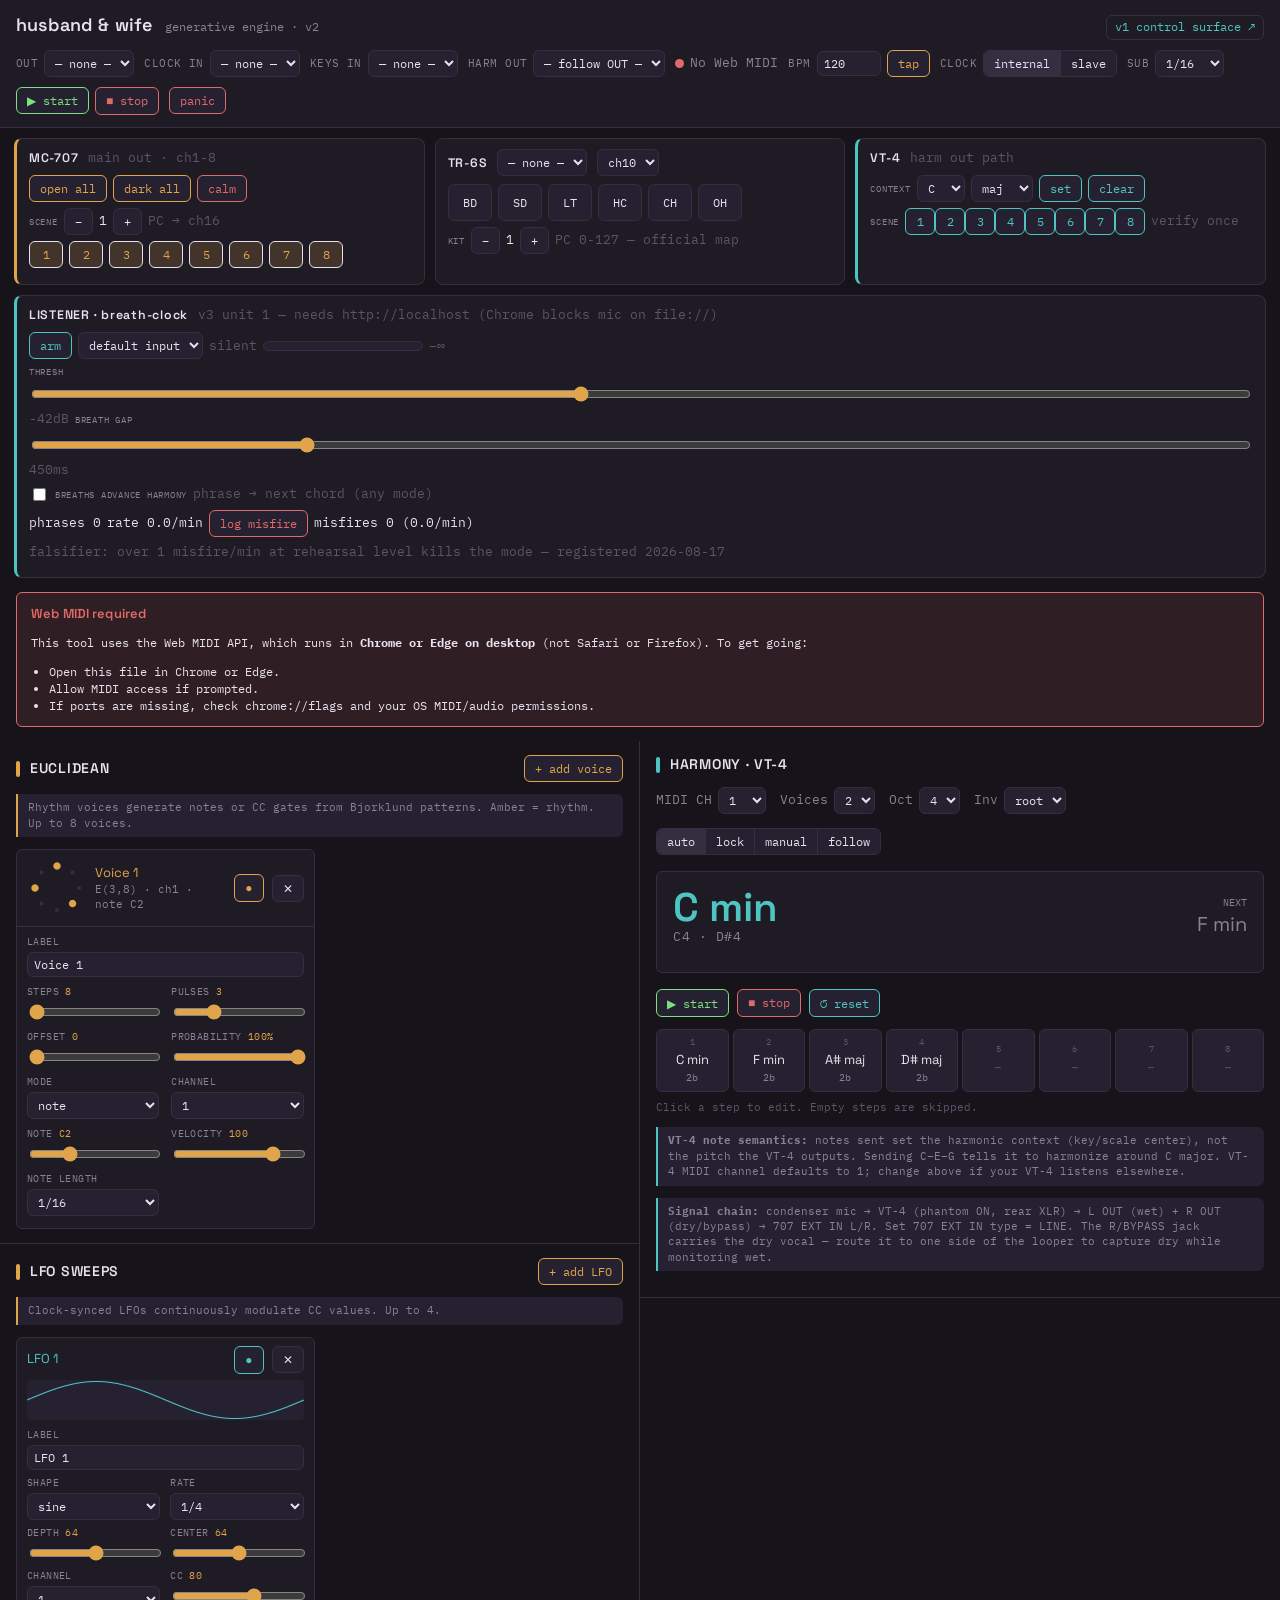
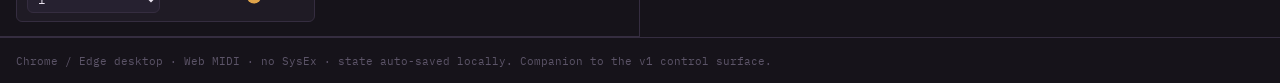
<file: hw-v2-standalone.html>
<!DOCTYPE html>
<html lang="en">
<head>
  <meta charset="UTF-8" />
  <meta name="viewport" content="width=device-width, initial-scale=1.0" />
  <title>husband &amp; wife · generative engine · v2</title>
  <link rel="preconnect" href="https://fonts.googleapis.com" />
  <link rel="preconnect" href="https://fonts.gstatic.com" crossorigin />
  <link
    href="https://fonts.googleapis.com/css2?family=IBM+Plex+Mono:wght@400;500&family=Space+Grotesk:wght@400;500;600&display=swap"
    rel="stylesheet"
  />
  <style>
/* style.css — design tokens + all CSS. Palette matches v1 exactly. */

:root {
  --bg:      #16131a;
  --panel:   #1f1b25;
  --panel-2: #262130;
  --line:    #352d40;
  --ink:     #e8e2ee;
  --muted:   #8a8194;
  --faint:   #5c5468;
  --h:       #e0a44a; /* amber — Adnan / rhythm / Euclidean / LFO */
  --w:       #4ec5c1; /* teal  — Sophia / harmony / VT-4 */
  --live:    #7ee081;
  --warn:    #e06a6a;
  --r:       6px;
}

* { box-sizing: border-box; }

html, body {
  margin: 0;
  padding: 0;
  background: var(--bg);
  color: var(--ink);
  font-family: "IBM Plex Mono", ui-monospace, monospace;
  font-size: 13px;
  line-height: 1.4;
}

h1, h2, h3, .display {
  font-family: "Space Grotesk", system-ui, sans-serif;
  font-weight: 600;
  letter-spacing: 0.01em;
}

a { color: var(--w); text-decoration: none; }
a:hover { text-decoration: underline; }

.mono { font-family: "IBM Plex Mono", ui-monospace, monospace; }
.muted { color: var(--muted); }
.faint { color: var(--faint); }
.amber { color: var(--h); }
.teal  { color: var(--w); }

/* ---------- Header ---------- */

header {
  border-bottom: 1px solid var(--line);
  padding: 12px 16px;
  background: var(--panel);
  position: sticky;
  top: 0;
  z-index: 10;
}

.title-row {
  display: flex;
  align-items: baseline;
  gap: 12px;
  flex-wrap: wrap;
}

.title-row h1 {
  margin: 0;
  font-size: 18px;
}

.title-row .sub {
  color: var(--muted);
  font-size: 12px;
}

.v1-link {
  margin-left: auto;
  font-size: 12px;
  border: 1px solid var(--line);
  padding: 3px 8px;
  border-radius: var(--r);
}

.transport-row {
  display: flex;
  align-items: center;
  gap: 10px;
  margin-top: 10px;
  flex-wrap: wrap;
}

.transport-row .grp {
  display: flex;
  align-items: center;
  gap: 6px;
}

.transport-row label {
  color: var(--muted);
  font-size: 11px;
  text-transform: uppercase;
  letter-spacing: 0.04em;
}

/* ---------- Controls ---------- */

select, input[type="text"], input[type="number"] {
  background: var(--panel-2);
  color: var(--ink);
  border: 1px solid var(--line);
  border-radius: var(--r);
  padding: 4px 6px;
  font-family: "IBM Plex Mono", monospace;
  font-size: 12px;
}

input[type="number"] { width: 64px; }

button {
  background: var(--panel-2);
  color: var(--ink);
  border: 1px solid var(--line);
  border-radius: var(--r);
  padding: 5px 10px;
  font-family: "IBM Plex Mono", monospace;
  font-size: 12px;
  cursor: pointer;
  transition: border-color 0.12s, background 0.12s;
}
button:hover { border-color: var(--faint); }
button:active { background: var(--line); }

button.primary { border-color: var(--live); color: var(--live); }
button.warn { border-color: var(--warn); color: var(--warn); }
button.amber-btn { border-color: var(--h); color: var(--h); }
button.teal-btn { border-color: var(--w); color: var(--w); }

button.toggle.on { background: var(--line); border-color: var(--ink); }
button.amber-btn.on { background: rgba(224,164,74,0.18); }
button.teal-btn.on { background: rgba(78,197,193,0.18); }

input[type="range"] { width: 100%; accent-color: var(--h); }
.teal-section input[type="range"] { accent-color: var(--w); }

/* Status dot + MIDI activity */
.status-dot {
  width: 9px; height: 9px; border-radius: 50%;
  background: var(--faint); display: inline-block;
  transition: background 0.1s;
}
.status-dot.ok { background: var(--live); }
.status-dot.err { background: var(--warn); }
.status-dot.act { background: var(--h); box-shadow: 0 0 6px var(--h); }

.seg {
  display: inline-flex;
  border: 1px solid var(--line);
  border-radius: var(--r);
  overflow: hidden;
}
.seg button {
  border: none;
  border-radius: 0;
  border-right: 1px solid var(--line);
}
.seg button:last-child { border-right: none; }
.seg button.on { background: var(--line); }

/* ---------- Layout ---------- */

main {
  display: grid;
  grid-template-columns: 1fr 1fr;
  gap: 0;
  align-items: start;
}

@media (max-width: 900px) {
  main { grid-template-columns: 1fr; }
}

.col-left { border-right: 1px solid var(--line); }
@media (max-width: 900px) {
  .col-left { border-right: none; border-bottom: 1px solid var(--line); }
}

.col-right { position: sticky; top: 92px; }
@media (max-width: 900px) {
  .col-right { position: static; }
}

section.panel {
  border-bottom: 1px solid var(--line);
  padding: 14px 16px;
}

.panel-head {
  display: flex;
  align-items: center;
  gap: 10px;
  margin-bottom: 12px;
}
.panel-head h2 {
  margin: 0;
  font-size: 14px;
  text-transform: uppercase;
  letter-spacing: 0.05em;
}
.panel-head .accent-bar {
  width: 4px; height: 16px; border-radius: 2px;
}
.amber-section .accent-bar { background: var(--h); }
.teal-section .accent-bar { background: var(--w); }
.panel-head .spacer { margin-left: auto; }

/* ---------- Euclidean voices ---------- */

.voice-grid {
  display: grid;
  grid-template-columns: 1fr 1fr;
  gap: 10px;
}
@media (max-width: 560px) { .voice-grid { grid-template-columns: 1fr; } }

.voice {
  border: 1px solid var(--line);
  border-radius: var(--r);
  background: var(--panel);
  overflow: hidden;
}
.voice.inactive { opacity: 0.55; }

.voice-top {
  display: flex;
  align-items: center;
  gap: 8px;
  padding: 8px 10px;
  cursor: pointer;
}
.voice-top canvas { flex: 0 0 auto; }
.voice-top .vmeta { flex: 1 1 auto; min-width: 0; }
.voice-top .vmeta .vlabel {
  font-family: "Space Grotesk", sans-serif;
  font-size: 13px;
  color: var(--h);
  white-space: nowrap;
  overflow: hidden;
  text-overflow: ellipsis;
}
.voice-top .vmeta .vinfo { color: var(--muted); font-size: 11px; }

.voice-body {
  padding: 8px 10px 12px;
  border-top: 1px solid var(--line);
  display: none;
  grid-template-columns: 1fr 1fr;
  gap: 8px 12px;
}
.voice.open .voice-body { display: grid; }

.field { display: flex; flex-direction: column; gap: 3px; }
.field.full { grid-column: 1 / -1; }
.field label {
  font-size: 10px; text-transform: uppercase; letter-spacing: 0.04em;
  color: var(--muted);
}
.field .row { display: flex; align-items: center; gap: 6px; }
.field .val { color: var(--h); min-width: 30px; text-align: right; }
.teal-section .field .val { color: var(--w); }

/* ---------- LFO ---------- */

.lfo-grid {
  display: grid;
  grid-template-columns: 1fr 1fr;
  gap: 10px;
}
@media (max-width: 560px) { .lfo-grid { grid-template-columns: 1fr; } }

.lfo {
  border: 1px solid var(--line);
  border-radius: var(--r);
  background: var(--panel);
  padding: 8px 10px;
}
.lfo.inactive { opacity: 0.55; }
.lfo-head { display: flex; align-items: center; gap: 8px; margin-bottom: 6px; }
.lfo-head .llabel { color: var(--w); font-family: "Space Grotesk"; font-size: 13px; }
.lfo canvas { width: 100%; height: 40px; display: block; background: var(--panel-2); border-radius: 4px; }
.lfo-body { display: grid; grid-template-columns: 1fr 1fr; gap: 6px 10px; margin-top: 8px; }

/* ---------- Harmony ---------- */

.teal-section { }

.harmony-config {
  display: flex; gap: 14px; flex-wrap: wrap; margin-bottom: 14px;
}
.harmony-config .grp { display: flex; align-items: center; gap: 6px; }

.mode-row { display: flex; gap: 8px; align-items: center; margin-bottom: 16px; }

.now-box {
  border: 1px solid var(--line);
  border-radius: var(--r);
  background: var(--panel);
  padding: 16px;
  margin-bottom: 16px;
  display: grid;
  grid-template-columns: 1fr auto;
  gap: 6px 16px;
  align-items: center;
}
.now-chord {
  font-family: "Space Grotesk", sans-serif;
  font-size: 40px;
  font-weight: 600;
  color: var(--w);
  line-height: 1;
}
.next-chord { text-align: right; }
.next-chord .lbl { font-size: 10px; color: var(--muted); text-transform: uppercase; }
.next-chord .nm { font-family: "Space Grotesk"; font-size: 20px; color: var(--muted); }

.now-notes { color: var(--muted); font-size: 13px; letter-spacing: 0.04em; }

.bar-dots { display: flex; gap: 5px; align-items: center; grid-column: 1 / -1; margin-top: 4px; }
.bar-dot {
  width: 12px; height: 12px; border-radius: 50%;
  border: 1px solid var(--w); background: transparent;
}
.bar-dot.filled { background: var(--w); }
.bar-remaining { margin-left: 8px; color: var(--w); font-size: 12px; }

.prog-controls { display: flex; gap: 8px; margin-bottom: 12px; }

.prog-grid {
  display: grid;
  grid-template-columns: repeat(8, 1fr);
  gap: 4px;
}
@media (max-width: 600px) { .prog-grid { grid-template-columns: repeat(4, 1fr); } }

.prog-step {
  border: 1px solid var(--line);
  border-radius: var(--r);
  background: var(--panel-2);
  padding: 6px 4px;
  text-align: center;
  cursor: pointer;
  min-height: 56px;
  display: flex; flex-direction: column; justify-content: center; gap: 2px;
}
.prog-step .num { font-size: 9px; color: var(--faint); }
.prog-step .chord { font-family: "Space Grotesk"; font-size: 13px; color: var(--ink); }
.prog-step .bars { font-size: 10px; color: var(--muted); }
.prog-step.empty .chord { color: var(--faint); }
.prog-step.current { border-color: var(--w); background: rgba(78,197,193,0.16); }
.prog-step.next { border-color: var(--faint); }
.prog-step:hover { border-color: var(--faint); }

.hint { color: var(--faint); font-size: 11px; margin-top: 8px; }

/* ---------- Follow mode ---------- */
.follow-box {
  border: 1px solid var(--w);
  border-radius: var(--r);
  background: var(--panel);
  padding: 14px 16px;
  margin-bottom: 16px;
}
.follow-row { display: flex; align-items: center; gap: 12px; margin-bottom: 8px; }
.follow-row:last-of-type { margin-bottom: 4px; }
.follow-lbl {
  font-size: 10px; text-transform: uppercase; letter-spacing: 0.06em;
  color: var(--muted); width: 44px; flex: 0 0 auto;
}
.follow-val { font-family: "IBM Plex Mono", monospace; font-size: 14px; color: var(--ink); letter-spacing: 0.05em; }
.follow-chord { font-family: "Space Grotesk", sans-serif; font-size: 24px; color: var(--w); }
.conf-dot {
  width: 11px; height: 11px; border-radius: 50%;
  background: var(--w); display: inline-block;
}
/* Confidence: dim = uncertain, bright = clear. Set via opacity in JS. */

.info-note {
  border-left: 2px solid var(--w);
  padding: 6px 10px;
  margin: 12px 0;
  color: var(--muted);
  font-size: 11px;
  background: var(--panel-2);
  border-radius: 0 var(--r) var(--r) 0;
}
.amber-section .info-note { border-left-color: var(--h); }

/* ---------- Editor modal for progression step ---------- */
.modal-backdrop {
  position: fixed; inset: 0; background: rgba(0,0,0,0.6);
  display: none; align-items: center; justify-content: center; z-index: 50;
}
.modal-backdrop.open { display: flex; }
.modal {
  background: var(--panel);
  border: 1px solid var(--line);
  border-radius: var(--r);
  padding: 18px;
  width: 320px;
  max-width: 90vw;
}
.modal h3 { margin: 0 0 12px; font-size: 14px; }
.modal .field { margin-bottom: 10px; }
.modal-actions { display: flex; gap: 8px; justify-content: flex-end; margin-top: 14px; }

/* ---------- Browser-support banner ---------- */
.support-banner {
  background: rgba(224,106,106,0.12);
  border: 1px solid var(--warn);
  color: var(--ink);
  border-radius: var(--r);
  padding: 12px 14px;
  margin: 14px 16px;
  font-size: 12px;
  display: none;
}
.support-banner.show { display: block; }
.support-banner h3 { margin: 0 0 6px; color: var(--warn); font-size: 13px; }
.support-banner ul { margin: 6px 0 0; padding-left: 18px; }

.tooltip-icon {
  display: inline-flex; align-items: center; justify-content: center;
  width: 14px; height: 14px; border-radius: 50%;
  border: 1px solid var(--faint); color: var(--muted);
  font-size: 9px; cursor: help;
}

footer {
  padding: 16px; color: var(--faint); font-size: 11px;
  border-top: 1px solid var(--line);
}

/* ===== Quick Deck ===== */
.quick-deck {
  display: grid;
  grid-template-columns: repeat(auto-fit, minmax(300px, 1fr));
  gap: 10px;
  margin: 10px 14px 0;
}
.deck-card {
  background: var(--panel);
  border: 1px solid var(--line);
  border-radius: 8px;
  padding: 10px 12px;
}
.deck-card.amber-card { border-left: 3px solid var(--h); }
.deck-card.teal-card  { border-left: 3px solid var(--w); }
.deck-head { display: flex; align-items: baseline; gap: 10px; margin-bottom: 8px; }
.deck-head h2 { margin: 0; font-size: 0.95rem; letter-spacing: 0.06em; }
.deck-row { display: flex; align-items: center; flex-wrap: wrap; gap: 6px; margin: 6px 0; }
.deck-row label { font-size: 0.72rem; text-transform: uppercase; letter-spacing: 0.08em; color: var(--muted); }
.deck-row .pad {
  min-width: 44px;
  padding: 10px 8px;
  font-family: "IBM Plex Mono", ui-monospace, monospace;
}
.deck-row .trk { min-width: 34px; }
#qVtScenes button { min-width: 30px; }

/* ===== Listener ===== */
.ls-meter {
  width: 160px; height: 10px;
  background: var(--panel-2);
  border: 1px solid var(--line);
  border-radius: 5px;
  overflow: hidden;
}
.ls-meter-fill {
  height: 100%; width: 0%;
  background: var(--w);
  transition: width 60ms linear;
}
.ls-toggle { display: flex; align-items: center; gap: 6px; font-size: 0.8rem; }
#lsState.voiced { color: var(--w); }

</style>
</head>
<body>
  <!-- ============ HEADER / TRANSPORT ============ -->
  <header>
    <div class="title-row">
      <h1>husband &amp; wife</h1>
      <span class="sub">generative engine · v2</span>
      <a class="v1-link" href="hw-707-control.html" target="_blank" rel="noopener">v1 control surface ↗</a>
    </div>

    <div class="transport-row">
      <div class="grp">
        <label>Out</label>
        <select id="outPort" title="707 USB output (CC, PC, transport)"><option value="">— none —</option></select>
      </div>
      <div class="grp">
        <label>Clock in</label>
        <select id="clockInPort" title="707 USB input — MIDI clock slave"><option value="">— none —</option></select>
      </div>
      <div class="grp">
        <label>Keys in</label>
        <select id="keysInPort" title="Keystep USB input — follow mode"><option value="">— none —</option></select>
      </div>
      <div class="grp">
        <label>Harm out</label>
        <select id="harmOutPort" title="VT-4 USB output — harmony notes. — follow OUT — sends them with the main output instead"><option value="">— follow OUT —</option></select>
      </div>
      <div class="grp">
        <span id="statusDot" class="status-dot" title="MIDI status"></span>
        <span id="statusText" class="muted">init…</span>
      </div>
      <div class="grp">
        <label>BPM</label>
        <input type="number" id="bpm" min="40" max="200" value="120" />
        <button id="tap" class="amber-btn">tap</button>
      </div>
      <div class="grp">
        <label>Clock</label>
        <div class="seg" id="clockMode">
          <button data-mode="internal" class="on">internal</button>
          <button data-mode="slave">slave</button>
        </div>
      </div>
      <div class="grp">
        <label>Sub</label>
        <select id="subdivision">
          <option value="1/4">1/4</option>
          <option value="1/8">1/8</option>
          <option value="1/16" selected>1/16</option>
          <option value="1/32">1/32</option>
          <option value="1/8t">1/8t</option>
          <option value="1/16t">1/16t</option>
        </select>
      </div>
      <div class="grp">
        <button id="start" class="primary">▶ start</button>
        <button id="stop" class="warn">■ stop</button>
      </div>
      <div class="grp">
        <button id="panic" class="warn" title="All notes off on all channels">panic</button>
      </div>
    </div>
  </header>

  <!-- ============ QUICK DECK — one-click controls per device ============ -->
  <section class="quick-deck" id="quickDeck">
    <div class="deck-card amber-card">
      <div class="deck-head"><h2>MC-707</h2><span class="faint mono">main out · ch1-8</span></div>
      <div class="deck-row">
        <button id="qOpenAll" class="amber-btn" title="CC74=100 + CC80=64 on ch 1-8 — un-choke every track">open all</button>
        <button id="qDarkAll" class="amber-btn" title="CC74=30 on ch 1-8 — pull everything dark">dark all</button>
        <button id="q707Calm" class="warn" title="All notes off + all sound off">calm</button>
      </div>
      <div class="deck-row">
        <label>Scene</label>
        <button id="qScenePrev">−</button>
        <span id="qSceneNum" class="mono">1</span>
        <button id="qSceneNext">+</button>
        <span class="faint">PC → ch16</span>
      </div>
      <div class="deck-row" id="qTrackRow"></div>
    </div>
    <div class="deck-card">
      <div class="deck-head"><h2>TR-6S</h2>
        <select id="qTrPort" title="TR-6S USB output port"><option value="">— none —</option></select>
        <select id="qTrCh" title="TR-6S MIDI channel — default 10; verify on the box under UTILITY → MIDI"></select>
      </div>
      <div class="deck-row" id="qPadRow"></div>
      <div class="deck-row">
        <label>Kit</label>
        <button id="qKitPrev">−</button>
        <span id="qKitNum" class="mono">1</span>
        <button id="qKitNext">+</button>
        <span class="faint">PC 0-127 — official map</span>
      </div>
    </div>
    <div class="deck-card teal-card">
      <div class="deck-head"><h2>VT-4</h2><span class="faint mono">harm out path</span></div>
      <div class="deck-row">
        <label>Context</label>
        <select id="qVtRoot"></select>
        <select id="qVtQual"></select>
        <button id="qVtSend" class="teal-btn" title="Hold this chord as the VT-4's harmonic context">set</button>
        <button id="qVtClear" class="teal-btn" title="Release held context notes">clear</button>
      </div>
      <div class="deck-row">
        <label>Scene</label>
        <span id="qVtScenes"></span>
        <span class="faint" title="PC 1-8 as scene recall is unconfirmed on the VT-4 — press one and watch the box; harmless if it ignores them">verify once</span>
      </div>
    </div>
  </section>

  <!-- ============ LISTENER — breath-clock, first testable unit of v3 ============ -->
  <section class="quick-deck" id="listenerDeck">
    <div class="deck-card teal-card" style="grid-column: 1 / -1;">
      <div class="deck-head">
        <h2>LISTENER · breath-clock</h2>
        <span class="faint mono">v3 unit 1 — needs http://localhost (Chrome blocks mic on file://)</span>
      </div>
      <div class="deck-row">
        <button id="lsArm" class="teal-btn">arm</button>
        <select id="lsDevice" title="Audio input — pick the VT-4"><option value="">default input</option></select>
        <span id="lsState" class="mono faint">silent</span>
        <div class="ls-meter"><div id="lsMeterFill" class="ls-meter-fill"></div></div>
        <span id="lsDb" class="mono faint">−∞</span>
      </div>
      <div class="deck-row">
        <label>Thresh</label>
        <input type="range" id="lsThresh" min="-60" max="-20" value="-42" />
        <span id="lsThreshVal" class="mono faint">-42dB</span>
        <label>Breath gap</label>
        <input type="range" id="lsSilence" min="150" max="1500" step="25" value="450" />
        <span id="lsSilenceVal" class="mono faint">450ms</span>
      </div>
      <div class="deck-row">
        <label class="ls-toggle"><input type="checkbox" id="lsAdvance" /> breaths advance harmony</label>
        <span class="faint">phrase → next chord (any mode)</span>
      </div>
      <div class="deck-row">
        <span class="mono">phrases <span id="lsPhrases">0</span></span>
        <span class="mono">rate <span id="lsRate">0.0</span>/min</span>
        <button id="lsMisfire" class="warn" title="Press when it advanced on something that was NOT a breath — the falsifier counts">log misfire</button>
        <span class="mono">misfires <span id="lsMisfires">0</span> (<span id="lsMisRate">0.0</span>/min)</span>
      </div>
      <div class="deck-row faint" id="lsNote">falsifier: over 1 misfire/min at rehearsal level kills the mode — registered 2026-08-17</div>
    </div>
  </section>

  
  <!-- ============ BROWSER SUPPORT BANNER ============ -->
  <div class="support-banner" id="supportBanner">
    <h3>Web MIDI required</h3>
    <p>This tool uses the Web MIDI API, which runs in <strong>Chrome or Edge on desktop</strong> (not Safari or Firefox). To get going:</p>
    <ul>
      <li>Open this file in Chrome or Edge.</li>
      <li>Allow MIDI access if prompted.</li>
      <li>If ports are missing, check <span class="mono">chrome://flags</span> and your OS MIDI/audio permissions.</li>
    </ul>
  </div>

  <!-- ============ MAIN ============ -->
  <main>
    <!-- LEFT COLUMN: rhythm (amber) -->
    <div class="col-left">

      <section class="panel amber-section" id="euclideanPanel">
        <div class="panel-head">
          <span class="accent-bar"></span>
          <h2>Euclidean</h2>
          <span class="spacer"></span>
          <button id="addVoice" class="amber-btn">+ add voice</button>
        </div>
        <div class="info-note">
          Rhythm voices generate notes or CC gates from Bjorklund patterns.
          Amber = rhythm. Up to 8 voices.
        </div>
        <div class="voice-grid" id="voiceGrid"></div>
      </section>

      <section class="panel amber-section" id="lfoPanel">
        <div class="panel-head">
          <span class="accent-bar"></span>
          <h2>LFO Sweeps</h2>
          <span class="spacer"></span>
          <button id="addLfo" class="amber-btn">+ add LFO</button>
        </div>
        <div class="info-note">
          Clock-synced LFOs continuously modulate CC values. Up to 4.
        </div>
        <div class="lfo-grid" id="lfoGrid"></div>
      </section>

    </div>

    <!-- RIGHT COLUMN: harmony (teal) -->
    <div class="col-right">
      <section class="panel teal-section" id="harmonyPanel">
        <div class="panel-head">
          <span class="accent-bar"></span>
          <h2>Harmony · VT-4</h2>
        </div>

        <div class="harmony-config">
          <div class="grp">
            <label class="muted">MIDI CH</label>
            <select id="harmCh"></select>
          </div>
          <div class="grp">
            <label class="muted">Voices</label>
            <select id="harmVoices">
              <option>1</option><option selected>2</option><option>3</option>
            </select>
          </div>
          <div class="grp">
            <label class="muted">Oct</label>
            <select id="harmOct">
              <option>3</option><option selected>4</option><option>5</option>
            </select>
          </div>
          <div class="grp">
            <label class="muted">Inv</label>
            <select id="harmInv">
              <option value="0" selected>root</option>
              <option value="1">1st</option>
              <option value="2">2nd</option>
            </select>
          </div>
        </div>

        <div class="mode-row">
          <div class="seg" id="harmMode">
            <button data-mode="auto" class="on">auto</button>
            <button data-mode="lock">lock</button>
            <button data-mode="manual">manual</button>
            <button data-mode="follow">follow</button>
          </div>
          <button id="harmNext" class="teal-btn" title="manual advance">next ▸</button>
          <div class="grp" id="keysChGrp" style="display:none">
            <label class="muted">Keys CH</label>
            <select id="harmKeysCh"></select>
          </div>
        </div>

        <!-- Follow-mode live readout (shown only when FOLLOW is active) -->
        <div class="follow-box" id="followBox" style="display:none">
          <div class="follow-row">
            <span class="follow-lbl">held</span>
            <span class="follow-val" id="followHeld">—</span>
          </div>
          <div class="follow-row">
            <span class="follow-lbl">chord</span>
            <span class="follow-val follow-chord" id="followChord">—</span>
            <span class="conf-dot" id="followConf" title="interpretation confidence"></span>
          </div>
          <div class="follow-row">
            <span class="follow-lbl">out</span>
            <span class="follow-val" id="followOut">—</span>
          </div>
          <div class="hint" id="followResumeHint"></div>
        </div>

        <div class="now-box">
          <div>
            <div class="now-chord" id="nowChord">—</div>
            <div class="now-notes" id="nowNotes"></div>
          </div>
          <div class="next-chord">
            <div class="lbl">next</div>
            <div class="nm" id="nextChord">—</div>
          </div>
          <div class="bar-dots" id="barDots">
            <span class="bar-remaining" id="barRemaining"></span>
          </div>
        </div>

        <div class="prog-controls">
          <button id="progStart" class="primary">▶ start</button>
          <button id="progStop" class="warn">■ stop</button>
          <button id="progReset" class="teal-btn">↺ reset</button>
        </div>

        <div class="prog-grid" id="progGrid"></div>
        <div class="hint">Click a step to edit. Empty steps are skipped.</div>

        <div class="info-note">
          <strong>VT-4 note semantics:</strong> notes sent set the harmonic
          context (key/scale center), not the pitch the VT-4 outputs. Sending
          C–E–G tells it to harmonize around C major. VT-4 MIDI channel defaults
          to 1; change above if your VT-4 listens elsewhere.
        </div>

        <div class="info-note">
          <strong>Signal chain:</strong> condenser mic → VT-4 (phantom ON, rear
          XLR) → L OUT (wet) + R OUT (dry/bypass) → 707 EXT IN L/R. Set 707
          EXT IN type = LINE. The R/BYPASS jack carries the dry vocal — route it
          to one side of the looper to capture dry while monitoring wet.
        </div>
      </section>
    </div>
  </main>

  <!-- ============ PROGRESSION STEP EDITOR MODAL ============ -->
  <div class="modal-backdrop" id="stepModal">
    <div class="modal">
      <h3>Edit step <span id="stepModalNum"></span></h3>
      <div class="field">
        <label>Root</label>
        <select id="stepRoot"></select>
      </div>
      <div class="field">
        <label>Quality</label>
        <select id="stepQuality"></select>
      </div>
      <div class="field">
        <label>Bars (1–8)</label>
        <input type="number" id="stepBars" min="1" max="8" value="2" />
      </div>
      <div class="modal-actions">
        <button id="stepClear" class="warn">clear</button>
        <button id="stepCancel">cancel</button>
        <button id="stepSave" class="primary">save</button>
      </div>
    </div>
  </div>

  <footer>
    Chrome / Edge desktop · Web MIDI · no SysEx · state auto-saved locally.
    Companion to the v1 control surface.
  </footer>

  <script>
/* ===== midi.js ===== */
(function(){
"use strict";
// midi.js — MIDI plumbing: port management, send helpers, activity flash.
// Web MIDI API only. No SysEx. No backend.

const NOTE_ON = 0x90;
const NOTE_OFF = 0x80;
const CONTROL_CHANGE = 0xb0;
const PROGRAM_CHANGE = 0xc0;

// Clamp a value into a valid MIDI 7-bit range.
function clamp7(v) {
  v = Math.round(v);
  if (v < 0) return 0;
  if (v > 127) return 127;
  return v;
}

// Channel is exposed to callers as 1-16; on the wire it is 0-15.
function chNibble(ch) {
  const c = Math.round(ch) - 1;
  if (c < 0) return 0;
  if (c > 15) return 15;
  return c;
}

class MidiEngine {
  constructor() {
    this.access = null;
    this.output = null;
    // Second output for harmony notes (VT-4 USB). Null = follow the main output.
    this.harmonyOutput = null;
    // Two independent inputs, kept separate so clock and note streams never
    // interfere: clock comes from the 707, notes come from the Keystep.
    this.clockInput = null;
    this.keyboardInput = null;
    this._stateCallbacks = [];
    this._clockCallbacks = [];
    this._keyboardCallbacks = [];
    this._activityCallbacks = [];
    this._available = false;
  }

  // Request access and populate ports. Returns true on success.
  async init() {
    if (!navigator.requestMIDIAccess) {
      this._available = false;
      const err = new Error('Web MIDI API not available in this browser.');
      err.code = 'NO_WEB_MIDI';
      throw err;
    }
    // sysex:false is a hard constraint of the project.
    this.access = await navigator.requestMIDIAccess({ sysex: false });
    this._available = true;
    this.access.onstatechange = (e) => {
      this._stateCallbacks.forEach((cb) => cb(e));
    };
    return true;
  }

  isAvailable() {
    return this._available;
  }

  onStateChange(callback) {
    this._stateCallbacks.push(callback);
  }

  // --- Port enumeration ---

  getOutputPorts() {
    if (!this.access) return [];
    const out = [];
    this.access.outputs.forEach((p) => out.push({ id: p.id, name: p.name }));
    return out;
  }

  getInputPorts() {
    if (!this.access) return [];
    const out = [];
    this.access.inputs.forEach((p) => out.push({ id: p.id, name: p.name }));
    return out;
  }

  setOutputPort(id) {
    if (!this.access) return;
    this.output = id ? this.access.outputs.get(id) || null : null;
  }

  getOutputPortId() {
    return this.output ? this.output.id : null;
  }

  // --- Harmony output (VT-4 USB) --- second output; falls back to OUT when unset.
  setHarmonyOutputPort(id) {
    if (!this.access) return;
    this.harmonyOutput = id ? this.access.outputs.get(id) || null : null;
  }

  getHarmonyOutputPortId() {
    return this.harmonyOutput ? this.harmonyOutput.id : null;
  }

  // --- Clock input (707 USB) — for ClockEngine slave mode ---
  setClockInputPort(id) {
    if (!this.access) return;
    if (this.clockInput) this.clockInput.onmidimessage = null;
    this.clockInput = id ? this.access.inputs.get(id) || null : null;
    if (this.clockInput) {
      this.clockInput.onmidimessage = (msg) => {
        const status = msg.data[0];
        // Filter to realtime transport bytes only: clock/start/continue/stop.
        if (status === 0xf8 || status === 0xfa || status === 0xfb || status === 0xfc) {
          this._clockCallbacks.forEach((cb) => cb(msg.data, msg.timeStamp));
        }
      };
    }
  }

  onClockMessage(callback) {
    this._clockCallbacks.push(callback);
  }

  getClockInputPortId() {
    return this.clockInput ? this.clockInput.id : null;
  }

  // --- Keyboard input (Keystep USB) — for HarmonyEngine follow mode ---
  setKeyboardInputPort(id) {
    if (!this.access) return;
    if (this.keyboardInput) this.keyboardInput.onmidimessage = null;
    this.keyboardInput = id ? this.access.inputs.get(id) || null : null;
    if (this.keyboardInput) {
      this.keyboardInput.onmidimessage = (msg) => {
        const d = msg.data;
        const type = d[0] & 0xf0;
        const ch = (d[0] & 0x0f) + 1; // expose 1-16
        if (type === 0x90 && d[2] > 0) {
          this._keyboardCallbacks.forEach((cb) => cb({ type: 'on', ch, note: d[1], vel: d[2] }));
        } else if (type === 0x80 || (type === 0x90 && d[2] === 0)) {
          // noteOff, or noteOn with velocity 0 (treated as noteOff).
          this._keyboardCallbacks.forEach((cb) => cb({ type: 'off', ch, note: d[1], vel: 0 }));
        }
      };
    }
  }

  onKeyboardNote(callback) {
    this._keyboardCallbacks.push(callback);
  }

  getKeyboardInputPortId() {
    return this.keyboardInput ? this.keyboardInput.id : null;
  }

  // Heuristic default-port detection by name. Returns suggested ids.
  detectDefaultPorts() {
    const outs = this.getOutputPorts();
    const ins = this.getInputPorts();
    const roland = /mc-?707|roland/i;
    const arturia = /keystep|arturia/i;
    const vt4 = /vt-?4/i;
    const tr6s = /tr-?6s/i;
    const out = (outs.find((p) => roland.test(p.name)) || outs[0] || {}).id || null;
    const clockIn = (ins.find((p) => roland.test(p.name)) || {}).id || null;
    const keysIn = (ins.find((p) => arturia.test(p.name)) || {}).id || null;
    const harmOut = (outs.find((p) => vt4.test(p.name)) || {}).id || null;
    const auxOut = (outs.find((p) => tr6s.test(p.name) && !/ctrl/i.test(p.name)) || {}).id || null;
    return { out, clockIn, keysIn, harmOut, auxOut };
  }

  // --- Activity flash registration ---
  onActivity(callback) {
    this._activityCallbacks.push(callback);
  }

  _flash(direction) {
    this._activityCallbacks.forEach((cb) => cb(direction));
  }

  // --- Send helpers ---

  send(bytes) {
    if (!this.output) return false;
    this.output.send(bytes);
    this._flash('out');
    return true;
  }

  // Harmony-path send: dedicated port when set, otherwise the main output.
  sendHarmony(bytes) {
    const port = this.harmonyOutput || this.output;
    if (!port) return false;
    port.send(bytes);
    this._flash('out');
    return true;
  }

  harmonyNoteOn(ch, note, vel) {
    this.sendHarmony([NOTE_ON | chNibble(ch), clamp7(note), clamp7(vel)]);
  }

  harmonyNoteOff(ch, note) {
    this.sendHarmony([NOTE_OFF | chNibble(ch), clamp7(note), 0]);
  }

  // --- Generic per-port sends (Quick Deck) ---
  sendTo(portId, bytes) {
    if (!this.access || !portId) return false;
    const port = this.access.outputs.get(portId);
    if (!port) return false;
    port.send(bytes);
    this._flash('out');
    return true;
  }

  noteOnTo(portId, ch, note, vel) { this.sendTo(portId, [NOTE_ON | chNibble(ch), clamp7(note), clamp7(vel)]); }
  noteOffTo(portId, ch, note) { this.sendTo(portId, [NOTE_OFF | chNibble(ch), clamp7(note), 0]); }
  ccTo(portId, ch, number, value) { this.sendTo(portId, [CONTROL_CHANGE | chNibble(ch), clamp7(number), clamp7(value)]); }
  pcTo(portId, ch, program) { this.sendTo(portId, [PROGRAM_CHANGE | chNibble(ch), clamp7(program)]); }

  noteOn(ch, note, vel) {
    this.send([NOTE_ON | chNibble(ch), clamp7(note), clamp7(vel)]);
  }

  noteOff(ch, note) {
    this.send([NOTE_OFF | chNibble(ch), clamp7(note), 0]);
  }

  cc(ch, number, value) {
    this.send([CONTROL_CHANGE | chNibble(ch), clamp7(number), clamp7(value)]);
  }

  pc(ch, program) {
    this.send([PROGRAM_CHANGE | chNibble(ch), clamp7(program)]);
  }

  // Realtime bytes: 0xF8 clock, 0xFA start, 0xFB continue, 0xFC stop.
  rt(byte) {
    this.send([byte]);
  }

  // Panic helpers — used on stop, mode switch, port change.
  allNotesOff() {
    for (let ch = 1; ch <= 16; ch++) this.cc(ch, 123, 0);
    if (this.harmonyOutput && this.harmonyOutput !== this.output) {
      for (let ch = 1; ch <= 16; ch++) this.sendHarmony([CONTROL_CHANGE | chNibble(ch), 123, 0]);
    }
  }

  allSoundOff() {
    for (let ch = 1; ch <= 16; ch++) this.cc(ch, 120, 0);
    if (this.harmonyOutput && this.harmonyOutput !== this.output) {
      for (let ch = 1; ch <= 16; ch++) this.sendHarmony([CONTROL_CHANGE | chNibble(ch), 120, 0]);
    }
  }
}

Object.assign(window, { MidiEngine });
})();

/* ===== clock.js ===== */
(function(){
"use strict";
// clock.js — clock engine: AudioContext lookahead scheduler + MIDI clock slave.
// Emits 24 ticks per quarter note (MIDI PPQ standard) in both modes.

const PPQ = 24; // MIDI pulses per quarter note.

// Subdivision -> ticks per step (relative to the 24-PPQ grid).
const SUBDIV_TICKS = {
  '1/4': 24,
  '1/8': 12,
  '1/16': 6,
  '1/32': 3,
  '1/8t': 8, // eighth triplet: 3 per quarter
  '1/16t': 4, // sixteenth triplet: 6 per quarter
};

class ClockEngine {
  constructor(midiEngine) {
    this.midi = midiEngine;
    this.mode = 'internal';
    this.bpm = 120;
    this.beatsPerBar = 4;
    this.subdivision = '1/16';

    this._running = false;

    // Position state (zero-indexed).
    this._tick = 0; // absolute tick counter since start
    this._bar = 0;
    this._beat = 0;
    this._subdiv = 0;

    // Internal scheduler state (Chris Wilson lookahead pattern).
    this._audioCtx = null;
    this._lookahead = 25; // ms between scheduler runs
    this._scheduleAhead = 0.1; // seconds to schedule ahead
    this._nextTickTime = 0; // audio-context time of the next tick
    this._timerId = null;

    // Tap tempo.
    this._tapTimes = [];

    // Slave-mode timing.
    this._slaveTickTimes = [];
    this._slaveBPM = 120;

    // Callbacks.
    this._tickCallbacks = [];
    this._bpmCallbacks = [];

    // Bind slave handler so we can reference identity (not strictly needed but tidy).
    this._onSlaveMessage = this._onSlaveMessage.bind(this);
    if (this.midi) this.midi.onClockMessage(this._onSlaveMessage);
  }

  // --- Configuration ---

  setMode(mode) {
    if (mode !== 'internal' && mode !== 'slave') return;
    if (mode === this.mode) return;
    const wasRunning = this._running;
    // Switch cleanly without forcing a full stop of musical state.
    if (this.mode === 'internal') this._stopInternalScheduler();
    this.mode = mode;
    // In slave mode, the incoming 0xF8 stream drives ticks. In internal mode,
    // restart the scheduler if we were running.
    if (mode === 'internal' && wasRunning) {
      this._startInternalScheduler();
    }
  }

  setBPM(bpm) {
    bpm = Math.max(40, Math.min(200, bpm));
    this.bpm = bpm;
  }

  setBeatsPerBar(n) {
    this.beatsPerBar = Math.max(1, Math.round(n));
  }

  setSubdivision(sub) {
    if (SUBDIV_TICKS[sub] != null) this.subdivision = sub;
  }

  tapTempo() {
    const now = (this._audioCtx ? this._audioCtx.currentTime : performance.now() / 1000) * 1000;
    this._tapTimes.push(now);
    // Keep only the last 4 taps.
    if (this._tapTimes.length > 4) this._tapTimes.shift();
    if (this._tapTimes.length >= 2) {
      let sum = 0;
      for (let i = 1; i < this._tapTimes.length; i++) {
        sum += this._tapTimes[i] - this._tapTimes[i - 1];
      }
      const avgMs = sum / (this._tapTimes.length - 1);
      if (avgMs > 0) {
        const bpm = 60000 / avgMs;
        this.setBPM(bpm);
        this._emitBPM(this.bpm);
      }
    }
    // If gap since last tap is large, reset the averaging window next time.
    return this.bpm;
  }

  // --- Transport ---

  start() {
    if (this._running) return;
    this._running = true;
    this._tick = 0;
    this._bar = 0;
    this._beat = 0;
    this._subdiv = 0;

    if (this.mode === 'internal') {
      this._ensureAudioCtx();
      this._nextTickTime = this._audioCtx.currentTime + 0.05;
      this._startInternalScheduler();
    } else {
      // Slave mode: reset slave timing; ticks arrive from MIDI input.
      this._slaveTickTimes = [];
    }
  }

  stop() {
    if (!this._running) return;
    this._running = false;
    this._stopInternalScheduler();
  }

  isRunning() {
    return this._running;
  }

  // --- Callbacks ---

  onTick(callback) {
    this._tickCallbacks.push(callback);
  }

  onBPMChange(callback) {
    this._bpmCallbacks.push(callback);
  }

  getCurrentBPM() {
    return this.mode === 'slave' ? this._slaveBPM : this.bpm;
  }

  getPosition() {
    return { bar: this._bar, beat: this._beat, subdiv: this._subdiv };
  }

  // --- Internal scheduler (AudioContext lookahead) ---

  _ensureAudioCtx() {
    if (!this._audioCtx) {
      const Ctx = window.AudioContext || window.webkitAudioContext;
      this._audioCtx = new Ctx();
    }
    if (this._audioCtx.state === 'suspended') {
      this._audioCtx.resume();
    }
  }

  _secondsPerTick() {
    // 24 ticks per quarter note.
    return 60 / this.bpm / PPQ;
  }

  _startInternalScheduler() {
    if (this._timerId != null) return;
    const scheduler = () => {
      const ctx = this._audioCtx;
      while (this._nextTickTime < ctx.currentTime + this._scheduleAhead) {
        this._scheduleTick(this._nextTickTime);
        this._nextTickTime += this._secondsPerTick();
      }
      this._timerId = setTimeout(scheduler, this._lookahead);
    };
    scheduler();
  }

  _stopInternalScheduler() {
    if (this._timerId != null) {
      clearTimeout(this._timerId);
      this._timerId = null;
    }
  }

  // Schedule a tick to fire at a precise audio-context time. We use a
  // setTimeout aligned to the audio clock for the callback dispatch, which is
  // the standard Wilson approach: scheduling precision comes from computing
  // times against the audio clock, not from setTimeout itself.
  _scheduleTick(time) {
    const tickIndex = this._tick;
    const delayMs = Math.max(0, (time - this._audioCtx.currentTime) * 1000);
    setTimeout(() => {
      if (this.mode === 'internal' && this._running) {
        this._advanceAndEmit(tickIndex);
      }
    }, delayMs);
    this._tick++;
  }

  // --- Slave mode (MIDI clock input) ---

  _onSlaveMessage(data) {
    if (this.mode !== 'slave') return;
    const status = data[0];
    if (status === 0xfa) {
      // Start
      this._running = true;
      this._tick = 0;
      this._bar = 0;
      this._beat = 0;
      this._subdiv = 0;
      this._slaveTickTimes = [];
      return;
    }
    if (status === 0xfc) {
      // Stop
      this._running = false;
      return;
    }
    if (status === 0xfb) {
      // Continue
      this._running = true;
      return;
    }
    if (status === 0xf8) {
      // Clock tick.
      if (!this._running) this._running = true;
      this._deriveSlaveBPM();
      this._advanceAndEmit(this._tick);
      this._tick++;
    }
  }

  // Derive BPM from inter-tick timing averaged over 8 ticks, with hysteresis.
  _deriveSlaveBPM() {
    const now = performance.now();
    this._slaveTickTimes.push(now);
    if (this._slaveTickTimes.length > 9) this._slaveTickTimes.shift();
    if (this._slaveTickTimes.length >= 2) {
      const n = this._slaveTickTimes.length;
      const span = this._slaveTickTimes[n - 1] - this._slaveTickTimes[0];
      const intervals = n - 1;
      const msPerTick = span / intervals;
      if (msPerTick > 0) {
        // 24 ticks per quarter; quarter = msPerTick * 24.
        const msPerBeat = msPerTick * PPQ;
        const bpm = 60000 / msPerBeat;
        // Hysteresis: only update display BPM if it moved by > 2.
        if (Math.abs(bpm - this._slaveBPM) > 2) {
          this._slaveBPM = Math.round(bpm);
          this._emitBPM(this._slaveBPM);
        }
      }
    }
  }

  // --- Shared tick advance + emission ---

  _advanceAndEmit(tickIndex) {
    // Compute musical position from the absolute tick count.
    // bar/beat/subdiv are zero-indexed.
    const ticksPerBeat = PPQ;
    const beat = Math.floor(tickIndex / ticksPerBeat) % this.beatsPerBar;
    const bar = Math.floor(tickIndex / (ticksPerBeat * this.beatsPerBar));
    const stepTicks = SUBDIV_TICKS[this.subdivision] || 6;
    const subdiv = Math.floor(tickIndex / stepTicks);

    this._bar = bar;
    this._beat = beat;
    this._subdiv = subdiv;

    const payload = {
      tick: tickIndex,
      bar,
      beat,
      subdiv,
      bpm: this.getCurrentBPM(),
      // True only on the exact tick that begins a subdivision step — lets
      // consumers (Euclidean) advance once per musical step rather than per PPQ tick.
      isStepBoundary: tickIndex % stepTicks === 0,
      isBeatBoundary: tickIndex % ticksPerBeat === 0,
      isBarBoundary: tickIndex % (ticksPerBeat * this.beatsPerBar) === 0,
      stepIndex: Math.floor(tickIndex / stepTicks),
    };
    this._tickCallbacks.forEach((cb) => cb(payload));
  }

  _emitBPM(bpm) {
    this._bpmCallbacks.forEach((cb) => cb(bpm));
  }
}

Object.assign(window, { ClockEngine });
})();

/* ===== euclidean.js ===== */
(function(){
"use strict";
// euclidean.js — Euclidean rhythm generator (Bjorklund) + probability gate.
// Each voice is an independent generator driven by the clock's step boundaries.

// Standard Bjorklund/Toussaint implementation.
// Returns bool[] of length `steps`, true = active step.
//   E(3,8)  = [1,0,0,1,0,0,1,0]
//   E(5,8)  = [1,0,1,1,0,1,1,0]
//   E(7,16) = [1,0,1,0,1,0,1,0,1,0,1,0,1,0,1,0] ... (Toussaint distribution)
function euclidean(pulses, steps) {
  steps = Math.max(1, Math.round(steps));
  pulses = Math.max(0, Math.min(Math.round(pulses), steps));
  if (pulses === 0) return new Array(steps).fill(false);
  if (pulses === steps) return new Array(steps).fill(true);

  // Bjorklund: start with `pulses` groups of [true] and `steps-pulses`
  // groups of [false], then repeatedly distribute remainders.
  let groups = [];
  for (let i = 0; i < pulses; i++) groups.push([true]);
  let remainders = [];
  for (let i = 0; i < steps - pulses; i++) remainders.push([false]);

  while (remainders.length > 1) {
    const count = Math.min(groups.length, remainders.length);
    const newGroups = [];
    for (let i = 0; i < count; i++) {
      newGroups.push(groups[i].concat(remainders[i]));
    }
    const newRemainders = [];
    if (groups.length > remainders.length) {
      for (let i = count; i < groups.length; i++) newRemainders.push(groups[i]);
    } else {
      for (let i = count; i < remainders.length; i++) newRemainders.push(remainders[i]);
    }
    groups = newGroups;
    remainders = newRemainders;
  }

  // Flatten groups then remainders.
  const out = [];
  groups.forEach((g) => g.forEach((v) => out.push(v)));
  remainders.forEach((g) => g.forEach((v) => out.push(v)));
  return out;
}

// Rotate a pattern by `offset` steps (positive = shift earlier in time).
function rotate(pattern, offset) {
  const n = pattern.length;
  if (n === 0) return pattern.slice();
  const o = ((offset % n) + n) % n;
  return pattern.slice(o).concat(pattern.slice(0, o));
}

const NOTE_LEN_STEPS = {
  '1/16': 1,
  '1/8': 2,
  '1/4': 4,
};

class EuclideanEngine {
  constructor(clockEngine, midiEngine) {
    this.clock = clockEngine;
    this.midi = midiEngine;
    this.voices = new Map(); // id -> voice state
    this._stepCallbacks = new Map(); // id -> [callbacks]
    this._idCounter = 0;

    // Active note scheduling: track held notes per voice to send noteOff.
    // Each entry: { ch, note, offStep } scheduled by global step index.
    this._heldNotes = new Map(); // id -> { note, ch, offStep }

    this.clock.onTick((t) => this._onTick(t));
  }

  _genId() {
    this._idCounter++;
    return 'euc_' + this._idCounter;
  }

  addVoice(config = {}) {
    const id = config.id || this._genId();
    // Keep the counter ahead of any explicit id restored from saved state.
    const m = /^euc_(\d+)$/.exec(id);
    if (m) this._idCounter = Math.max(this._idCounter, parseInt(m[1], 10));
    const voice = Object.assign(
      {
        id,
        label: 'Voice',
        steps: 8,
        pulses: 3,
        offset: 0,
        mode: 'note',
        channel: 1,
        note: 36,
        velocity: 100,
        noteLength: '1/16',
        ccNumber: 80,
        ccHigh: 127,
        ccLow: 0,
        probability: 1.0,
        active: true,
      },
      config,
      { id }
    );
    voice.pulses = Math.min(voice.pulses, voice.steps);
    voice._pattern = rotate(euclidean(voice.pulses, voice.steps), voice.offset);
    voice._localStep = 0;
    this.voices.set(id, voice);
    if (!this._stepCallbacks.has(id)) this._stepCallbacks.set(id, []);
    return id;
  }

  removeVoice(id) {
    const v = this.voices.get(id);
    if (v && v.mode === 'note') this._releaseHeld(id);
    this.voices.delete(id);
    this._stepCallbacks.delete(id);
    this._heldNotes.delete(id);
  }

  updateVoice(id, partial) {
    const v = this.voices.get(id);
    if (!v) return;
    Object.assign(v, partial);
    if (v.pulses > v.steps) v.pulses = v.steps;
    if (v.offset >= v.steps) v.offset = ((v.offset % v.steps) + v.steps) % v.steps;
    // Recompute pattern when structural params change.
    if (
      'steps' in partial ||
      'pulses' in partial ||
      'offset' in partial
    ) {
      v._pattern = rotate(euclidean(v.pulses, v.steps), v.offset);
      if (v._localStep >= v.steps) v._localStep = 0;
    }
  }

  setActive(id, bool) {
    const v = this.voices.get(id);
    if (!v) return;
    v.active = !!bool;
    if (!bool) this._releaseHeld(id);
  }

  getPattern(id) {
    const v = this.voices.get(id);
    return v ? v._pattern.slice() : [];
  }

  onStep(id, callback) {
    if (!this._stepCallbacks.has(id)) this._stepCallbacks.set(id, []);
    this._stepCallbacks.get(id).push(callback);
  }

  getVoices() {
    return Array.from(this.voices.values()).map((v) => {
      const copy = Object.assign({}, v);
      delete copy._pattern;
      delete copy._localStep;
      return copy;
    });
  }

  // --- Clock-driven stepping ---

  _onTick(t) {
    if (!t.isStepBoundary) {
      // Still check for note-off scheduling on every step boundary only;
      // since we step on boundaries, releases are checked there too.
      return;
    }
    const globalStep = t.stepIndex;

    // First, release any held notes whose off-step has arrived.
    this._heldNotes.forEach((held, id) => {
      if (held && globalStep >= held.offStep) {
        this.midi.noteOff(held.ch, held.note);
        this._heldNotes.set(id, null);
      }
    });

    this.voices.forEach((v) => {
      const local = v._localStep % v.steps;
      const isActiveStep = v._pattern[local] === true;
      let fired = false;

      if (v.active && isActiveStep) {
        // Probability gate.
        const pass = v.probability >= 1.0 || Math.random() < v.probability;
        if (pass) {
          fired = true;
          this._fireVoice(v, globalStep);
        }
      }

      // CC low value on inactive/non-firing steps (for gate-style CC voices).
      if (v.active && v.mode === 'cc' && !fired) {
        this.midi.cc(v.channel, v.ccNumber, v.ccLow);
      }

      // Emit step event.
      const cbs = this._stepCallbacks.get(v.id);
      if (cbs && cbs.length) {
        cbs.forEach((cb) =>
          cb({ step: local, total: v.steps, fired, pattern: v._pattern })
        );
      }

      v._localStep = (v._localStep + 1) % v.steps;
    });
  }

  _fireVoice(v, globalStep) {
    if (v.mode === 'note') {
      // Release any currently held note on this voice first (mono behaviour).
      const prev = this._heldNotes.get(v.id);
      if (prev) this.midi.noteOff(prev.ch, prev.note);

      this.midi.noteOn(v.channel, v.note, v.velocity);
      if (v.noteLength === 'gate') {
        // Held until next hit — release scheduled far ahead; replaced on next fire.
        this._heldNotes.set(v.id, {
          ch: v.channel,
          note: v.note,
          offStep: globalStep + v.steps, // effectively "until next hit"
        });
      } else {
        const lenSteps = NOTE_LEN_STEPS[v.noteLength] || 1;
        this._heldNotes.set(v.id, {
          ch: v.channel,
          note: v.note,
          offStep: globalStep + lenSteps,
        });
      }
    } else if (v.mode === 'cc') {
      this.midi.cc(v.channel, v.ccNumber, v.ccHigh);
    }
  }

  _releaseHeld(id) {
    const held = this._heldNotes.get(id);
    if (held) {
      this.midi.noteOff(held.ch, held.note);
      this._heldNotes.set(id, null);
    }
  }

  // Release all held notes (used on stop / panic).
  releaseAll() {
    this._heldNotes.forEach((held) => {
      if (held) this.midi.noteOff(held.ch, held.note);
    });
    this._heldNotes.forEach((_, id) => this._heldNotes.set(id, null));
  }

  // Reset all voices' local step counters (used on transport start).
  resetSteps() {
    this.voices.forEach((v) => (v._localStep = 0));
  }
}

Object.assign(window, { euclidean, EuclideanEngine });
})();

/* ===== lfo.js ===== */
(function(){
"use strict";
// lfo.js — LFO engine: shapes, CC targeting, rate/depth. Synced to clock.
// Each LFO continuously modulates a CC. Output computed per clock tick.

// Rate -> number of quarter notes per full LFO cycle.
// '4/1' = 4 bars (16 quarters at 4/4), '1/4' = one quarter, etc.
const RATE_QUARTERS = {
  '4/1': 16,
  '2/1': 8,
  '1/1': 4,
  '1/2': 2,
  '1/4': 1,
  '1/8': 0.5,
  '1/16': 0.25,
  '1/4t': 2 / 3,
  '1/8t': 1 / 3,
};

const PPQ = 24;

function clamp7(v) {
  v = Math.round(v);
  if (v < 0) return 0;
  if (v > 127) return 127;
  return v;
}

// Shape math: pos is normalized 0.0–1.0 position within the LFO cycle.
// Each returns a normalized 0.0–1.0 amplitude.
function shapeValue(shape, pos, lfo) {
  switch (shape) {
    case 'sine':
      return Math.sin(pos * 2 * Math.PI) * 0.5 + 0.5;
    case 'triangle':
      return 1 - Math.abs(pos * 2 - 1);
    case 'sawtooth':
      return pos;
    case 'ramp':
      return 1 - pos;
    case 'square':
      return pos < 0.5 ? 1 : 0;
    case 'random':
      // New random value each cycle start; held across the cycle.
      return lfo._randomHold;
    case 's&h':
      // New random value each clock tick (handled at sample time).
      return lfo._shHold;
    default:
      return 0.5;
  }
}

class LFOEngine {
  constructor(clockEngine, midiEngine) {
    this.clock = clockEngine;
    this.midi = midiEngine;
    this.lfos = new Map();
    this._idCounter = 0;
    this.clock.onTick((t) => this._onTick(t));
  }

  _genId() {
    this._idCounter++;
    return 'lfo_' + this._idCounter;
  }

  addLFO(config = {}) {
    const id = config.id || this._genId();
    // Keep the counter ahead of any explicit id restored from saved state.
    const m = /^lfo_(\d+)$/.exec(id);
    if (m) this._idCounter = Math.max(this._idCounter, parseInt(m[1], 10));
    const lfo = Object.assign(
      {
        id,
        label: 'LFO',
        shape: 'sine',
        rate: '1/4',
        depth: 64,
        center: 64,
        channel: 1,
        ccNumber: 80,
        phase: 0.0,
        active: true,
      },
      config,
      { id }
    );
    lfo._lastCycle = -1;
    lfo._randomHold = Math.random();
    lfo._shHold = Math.random();
    lfo._currentValue = lfo.center;
    lfo._lastSent = null; // throttle: last CC value actually transmitted
    this.lfos.set(id, lfo);
    return id;
  }

  removeLFO(id) {
    this.lfos.delete(id);
  }

  updateLFO(id, partial) {
    const lfo = this.lfos.get(id);
    if (!lfo) return;
    Object.assign(lfo, partial);
  }

  setActive(id, bool) {
    const lfo = this.lfos.get(id);
    if (lfo) lfo.active = !!bool;
  }

  getCurrentValue(id) {
    const lfo = this.lfos.get(id);
    return lfo ? lfo._currentValue : 0;
  }

  // Park every LFO target at its center value. Called on stop/panic so CC
  // targets are never left wherever the last cycle happened to die.
  parkAtCenter() {
    this.lfos.forEach((l) => {
      this.midi.cc(l.channel, l.ccNumber, clamp7(l.center));
    });
  }

  getLFOs() {
    return Array.from(this.lfos.values()).map((l) => {
      const c = Object.assign({}, l);
      delete c._lastCycle;
      delete c._randomHold;
      delete c._shHold;
      delete c._currentValue;
      return c;
    });
  }

  // Compute normalized position within an LFO cycle from absolute tick count.
  _positionFor(lfo, tickIndex) {
    const quartersPerCycle = RATE_QUARTERS[lfo.rate] || 1;
    const ticksPerCycle = quartersPerCycle * PPQ;
    const raw = (tickIndex / ticksPerCycle + lfo.phase) % 1;
    return raw < 0 ? raw + 1 : raw;
  }

  _onTick(t) {
    if (!this.clock.isRunning()) return;
    this.lfos.forEach((lfo) => {
      if (!lfo.active) return;
      const pos = this._positionFor(lfo, t.tick);

      // Detect cycle boundary for 'random' (new value each cycle start).
      const quartersPerCycle = RATE_QUARTERS[lfo.rate] || 1;
      const ticksPerCycle = quartersPerCycle * PPQ;
      const cycle = Math.floor((t.tick / ticksPerCycle + lfo.phase));
      if (cycle !== lfo._lastCycle) {
        lfo._lastCycle = cycle;
        lfo._randomHold = Math.random();
      }
      // s&h: new random value each tick.
      lfo._shHold = Math.random();

      const norm = shapeValue(lfo.shape, pos, lfo); // 0..1
      // Map to CC range around center with peak-to-peak depth.
      const value = clamp7(lfo.center + (norm - 0.5) * lfo.depth);
      // Compute every tick (keeps _currentValue smooth for the UI cursor),
      // but throttle MIDI: send at most once per 16th note (6 ticks @ 24 PPQ)
      // and skip if the value has not changed since the last send. This avoids
      // CC zipper noise from emitting ~96 messages/beat.
      lfo._currentValue = value;
      const isSixteenth = t.tick % 6 === 0;
      if (isSixteenth && value !== lfo._lastSent) {
        this.midi.cc(lfo.channel, lfo.ccNumber, value);
        lfo._lastSent = value;
      }
    });
  }

  // Compute a preview value at a given normalized position (for UI waveform).
  // Pure function of shape + pos; does not touch MIDI.
  static previewShape(shape, pos) {
    switch (shape) {
      case 'sine':
        return Math.sin(pos * 2 * Math.PI) * 0.5 + 0.5;
      case 'triangle':
        return 1 - Math.abs(pos * 2 - 1);
      case 'sawtooth':
        return pos;
      case 'ramp':
        return 1 - pos;
      case 'square':
        return pos < 0.5 ? 1 : 0;
      case 'random':
        return 0.5; // preview shows midline; randomness is per-cycle live
      case 's&h':
        return 0.5;
      default:
        return 0.5;
    }
  }
}

Object.assign(window, { LFOEngine });
})();

/* ===== harmony.js ===== */
(function(){
"use strict";
// harmony.js — VT-4 harmony driver: progression, clock-locked auto-advance,
// note output. The core of v2's musical intelligence.
//
// VT-4 Harmony mode interprets incoming MIDI notes as the key/scale center for
// its harmony generation, not as specific pitches to play. Sending C4+E4+G4
// sets a C-major harmonic context.

// Chord quality -> interval sets (semitones above root).
const CHORD_QUALITIES = {
  maj: [0, 4, 7],
  min: [0, 3, 7],
  dom7: [0, 4, 7, 10],
  maj7: [0, 4, 7, 11],
  min7: [0, 3, 7, 10],
  dim: [0, 3, 6],
  aug: [0, 4, 8],
  sus2: [0, 2, 7],
  sus4: [0, 5, 7],
  min9: [0, 3, 7, 10, 14],
  add9: [0, 4, 7, 14],
};

const NOTE_NAMES = [
  'C', 'C#', 'D', 'D#', 'E', 'F', 'F#', 'G', 'G#', 'A', 'A#', 'B',
];

function chordName(root, quality) {
  return NOTE_NAMES[((root % 12) + 12) % 12] + ' ' + quality;
}

function midiNoteName(note) {
  const n = NOTE_NAMES[((note % 12) + 12) % 12];
  const oct = Math.floor(note / 12) - 1;
  return n + oct;
}

class HarmonyEngine {
  constructor(clockEngine, midiEngine) {
    this.clock = clockEngine;
    this.midi = midiEngine;

    this.channel = 1; // VT-4 default
    this.voiceCount = 2;
    this.octave = 4;
    this.inversion = 0; // 0 root, 1 first, 2 second
    this.mode = 'auto';

    this.progression = [];
    this._stepIndex = 0;
    this._barsRemaining = 0;
    this._lastBar = -1;
    this._running = false;
    this._locked = false;
    this._activeNotes = [];

    // --- Follow mode state ---
    this.followChannel = 0; // 0 = omni (any channel)
    this._heldNotes = new Set(); // currently held MIDI notes from the Keystep
    this._followDebounce = null; // timer handle for 40ms chord-change debounce
    this._lastDetected = null; // last {root, quality} sent in follow mode

    this._stepChangeCallbacks = [];
    this._barsRemainingCallbacks = [];
    this._followChordCallbacks = [];

    this.clock.onTick((t) => this._onTick(t));
    if (this.midi && this.midi.onKeyboardNote) {
      this.midi.onKeyboardNote((evt) => this._onKeyboardNote(evt));
    }
  }

  // --- Configuration ---

  setChannel(ch) {
    this.channel = Math.max(1, Math.min(16, Math.round(ch)));
  }

  setVoiceCount(n) {
    this.voiceCount = Math.max(1, Math.min(3, Math.round(n)));
  }

  setOctave(n) {
    this.octave = Math.max(3, Math.min(5, Math.round(n)));
  }

  setInversion(n) {
    this.inversion = Math.max(0, Math.min(2, Math.round(n)));
  }

  setMode(mode) {
    if (mode !== 'auto' && mode !== 'lock' && mode !== 'manual' && mode !== 'follow') return;
    const prev = this.mode;
    if (mode === prev) return;
    this.mode = mode;

    if (mode === 'lock') {
      this._locked = true;
    } else if (prev === 'lock') {
      this._locked = false;
    }

    if (mode === 'follow') {
      // Pause the progression (do NOT reset _stepIndex). Release the
      // progression chord so follow output takes over cleanly.
      this._releaseActive();
      this._lastDetected = null;
      this._heldNotes.clear();
    } else if (prev === 'follow') {
      // Leaving follow: release any follow-derived chord, then resume the
      // progression from where it paused if it was running.
      this._releaseActive();
      this._lastDetected = null;
      if (this._followDebounce) { clearTimeout(this._followDebounce); this._followDebounce = null; }
      if (this._running && mode === 'auto') {
        this._applyStep(this._stepIndex, true);
      }
    }
  }

  getMode() {
    return this.mode;
  }

  setFollowChannel(ch) {
    this.followChannel = Math.max(0, Math.min(16, Math.round(ch)));
  }

  // --- Progression ---

  setProgression(steps) {
    this.progression = (steps || []).slice(0, 8).map((s) => ({
      root: ((Math.round(s.root) % 12) + 12) % 12,
      quality: CHORD_QUALITIES[s.quality] ? s.quality : 'maj',
      bars: Math.max(1, Math.min(8, Math.round(s.bars || 1))),
    }));
    if (this._stepIndex >= this.progression.length) this._stepIndex = 0;
  }

  getProgression() {
    return this.progression.map((s) => Object.assign({}, s));
  }

  startProgression() {
    if (this.progression.length === 0) return;
    this._running = true;
    this._stepIndex = 0;
    this._lastBar = -1;
    this._applyStep(this._stepIndex, true);
  }

  stopProgression() {
    this._running = false;
    this._releaseActive();
    this._stepIndex = 0;
    this._barsRemaining = 0;
  }

  // Manual advance in 'manual' mode, or forced jump.
  jumpToStep(index) {
    if (this.progression.length === 0) return;
    const i = ((index % this.progression.length) + this.progression.length) % this.progression.length;
    this._stepIndex = i;
    this._applyStep(i, true);
  }

  lock() {
    this._locked = true;
    this.mode = 'lock';
  }

  unlock() {
    this._locked = false;
    // Resume auto from current step.
    if (this.mode === 'lock') this.mode = 'auto';
  }

  // --- Output / inspection ---

  getActiveNotes() {
    return this._activeNotes.slice();
  }

  getCurrentStep() {
    if (this.mode === 'follow') return null;
    const s = this.progression[this._stepIndex];
    if (!s) return null;
    return {
      index: this._stepIndex,
      root: s.root,
      quality: s.quality,
      bars: s.bars,
      barsRemaining: this._barsRemaining,
    };
  }

  getNextStep() {
    if (this.mode === 'follow') return null;
    if (this.progression.length === 0) return null;
    const ni = (this._stepIndex + 1) % this.progression.length;
    const s = this.progression[ni];
    return { index: ni, root: s.root, quality: s.quality };
  }

  isRunning() {
    return this._running;
  }

  // --- Events ---

  onStepChange(callback) {
    this._stepChangeCallbacks.push(callback);
  }

  onBarsRemaining(callback) {
    this._barsRemainingCallbacks.push(callback);
  }

  onFollowChordChange(callback) {
    this._followChordCallbacks.push(callback);
  }

  // --- Follow mode ---

  _onKeyboardNote(evt) {
    if (this.mode !== 'follow') return;
    // Channel filter: 0 = omni.
    if (this.followChannel !== 0 && evt.ch !== this.followChannel) return;
    if (evt.type === 'on') this._heldNotes.add(evt.note);
    else this._heldNotes.delete(evt.note);

    // Debounce: wait 40ms after the last note event before recomputing and
    // sending to the VT-4. Prevents noteOff/noteOn floods during fast playing.
    if (this._followDebounce) clearTimeout(this._followDebounce);
    this._followDebounce = setTimeout(() => {
      this._followDebounce = null;
      this._recomputeFollow();
    }, 40);
  }

  _recomputeFollow() {
    const pitchClasses = Array.from(new Set(Array.from(this._heldNotes).map((n) => n % 12)));
    // No notes held → hold the last chord (do not send noteOff).
    if (pitchClasses.length === 0) return;

    const detected = this.detectChord(pitchClasses);
    if (!detected) return;

    const notes = this.computeNotes(detected.root, detected.quality);
    const changed =
      !this._lastDetected ||
      this._lastDetected.root !== detected.root ||
      this._lastDetected.quality !== detected.quality;

    if (changed) {
      this._releaseActive();
      notes.forEach((n) => this.midi.harmonyNoteOn(this.channel, n, 100));
      this._activeNotes = notes;
      this._lastDetected = { root: detected.root, quality: detected.quality };
      this._followChordCallbacks.forEach((cb) =>
        cb({ root: detected.root, quality: detected.quality, notes, confidence: detected.confidence })
      );
    }
  }

  getFollowState() {
    if (this.mode !== 'follow') return null;
    const pitchClasses = Array.from(new Set(Array.from(this._heldNotes).map((n) => n % 12)));
    return {
      heldNotes: Array.from(this._heldNotes).sort((a, b) => a - b),
      pitchClasses: pitchClasses.sort((a, b) => a - b),
      detectedChord: pitchClasses.length ? this.detectChord(pitchClasses) : null,
    };
  }

  // Best-match chord from a set of pitch classes (0–11). Exported behaviour
  // for testing. Returns { root, quality, confidence } or null if empty.
  //
  // Scoring is a Jaccard ratio: matched tones / |held ∪ chordTones|. Unlike a
  // plain coverage ratio, this rewards a candidate for explaining the held
  // notes *fully*, so a held C7 (C E G Bb) scores dom7 = 1.0 but maj = 0.75 —
  // the seventh is recognised instead of being shadowed by its own triad.
  // When no extension is held, the triad still wins (C E G → maj 1.0, dom7
  // 0.75). Ties break to the simpler quality (earlier in CHORD_QUALITIES).
  detectChord(pitchClasses) {
    if (!pitchClasses || pitchClasses.length === 0) return null;
    const pcSet = new Set(pitchClasses.map((p) => ((p % 12) + 12) % 12));
    if (pcSet.size === 1) {
      return { root: ((pitchClasses[0] % 12) + 12) % 12, quality: 'maj', confidence: 0.33 };
    }
    // Quality keys in simplicity order (earlier = simpler) for tie-breaking.
    const qualities = Object.keys(CHORD_QUALITIES);
    let best = null;
    for (let root = 0; root < 12; root++) {
      for (let qi = 0; qi < qualities.length; qi++) {
        const quality = qualities[qi];
        const tones = CHORD_QUALITIES[quality].map((iv) => (root + iv) % 12);
        const toneSet = new Set(tones);
        let hit = 0;
        toneSet.forEach((t) => { if (pcSet.has(t)) hit++; });
        // Jaccard: intersection / union. union = |tones| + (held not in tones).
        const unionSize = toneSet.size + (pcSet.size - hit);
        const score = unionSize === 0 ? 0 : hit / unionSize;
        if (
          !best ||
          score > best.score ||
          // Tie-break: prefer simpler quality (lower index in qualities list).
          (score === best.score && qi < best.qi)
        ) {
          best = { root, quality, score, qi, confidence: score };
        }
      }
    }
    return best ? { root: best.root, quality: best.quality, confidence: best.confidence } : null;
  }

  // --- Note computation ---

  // Given a chord (root, quality), select voiceCount notes near the center
  // octave, applying the configured inversion. Returns MIDI note numbers.
  computeNotes(root, quality) {
    const intervals = CHORD_QUALITIES[quality] || CHORD_QUALITIES.maj;
    // Base MIDI note for root at the chosen octave. MIDI octave: C4 = 60.
    const base = (this.octave + 1) * 12 + root;
    let chosen = intervals.slice(0, this.voiceCount).map((iv) => base + iv);

    // Apply inversion by lifting the lowest notes up an octave.
    for (let inv = 0; inv < this.inversion && inv < chosen.length; inv++) {
      chosen[inv] = chosen[inv] + 12;
    }
    chosen.sort((a, b) => a - b);
    // Clamp into MIDI range.
    return chosen.map((n) => Math.max(0, Math.min(127, n)));
  }

  // --- Internal clock handler ---

  _onTick(t) {
    if (!this._running) return;
    if (this.mode === 'follow') return; // progression paused in follow mode
    if (this.progression.length === 0) return;

    // Only act on bar boundaries — never advance mid-bar.
    if (!t.isBarBoundary) return;
    if (t.bar === this._lastBar) return;
    this._lastBar = t.bar;

    // A new bar elapsed.
    if (this._barsRemaining > 0) {
      this._barsRemaining--;
      this._emitBarsRemaining(this._barsRemaining);
    }

    // Lock / manual: hold the current chord, do not advance.
    if (this.mode === 'lock' || this._locked) return;
    if (this.mode === 'manual') return;

    // Auto mode: advance when the current step's bars are exhausted.
    if (this._barsRemaining <= 0) {
      this._advance();
    }
  }

  _advance() {
    const nextIndex = (this._stepIndex + 1) % this.progression.length;
    this._stepIndex = nextIndex;
    this._applyStep(nextIndex, true);
  }

  // Send noteOff for the previous chord, compute and send the new chord.
  _applyStep(index, isChange) {
    const step = this.progression[index];
    if (!step) return;
    this._releaseActive();

    const notes = this.computeNotes(step.root, step.quality);
    notes.forEach((n) => this.midi.harmonyNoteOn(this.channel, n, 100));
    this._activeNotes = notes;

    this._barsRemaining = step.bars;
    this._emitBarsRemaining(this._barsRemaining);

    if (isChange) {
      const cur = this.getCurrentStep();
      const next = this.getNextStep();
      this._stepChangeCallbacks.forEach((cb) => cb(cur, next));
    }
  }

  _releaseActive() {
    this._activeNotes.forEach((n) => this.midi.harmonyNoteOff(this.channel, n));
    this._activeNotes = [];
  }

  _emitBarsRemaining(n) {
    this._barsRemainingCallbacks.forEach((cb) => cb(n));
  }

  // Release all notes (panic / port change).
  releaseAll() {
    this._releaseActive();
  }
}

Object.assign(window, { CHORD_QUALITIES, NOTE_NAMES, chordName, midiNoteName, HarmonyEngine });
})();

/* ===== listener.js ===== */
(function(){
"use strict";
// listener.js — VoiceListener: Web Audio input analysis for the duet engine.
// v0 scope: envelope + voiced/silent state machine + phrase-boundary events.
// A phrase boundary fires on the silence→voice transition after a gap of at
// least minSilenceMs — the inhale before a line. No browser globals are touched
// until arm(), so the module imports cleanly anywhere.
//
// Falsifier (registered 2026-08-17, before data): if boundary detection
// misfires more than once a minute on real material at rehearsal level, the
// breath-clock mode dies. The UI counts so the rehearsal can measure.

class VoiceListener {
  constructor() {
    this.ctx = null;
    this.stream = null;
    this.analyser = null;
    this.running = false;
    // Tunables (UI-exposed)
    this.thresholdDb = -42;   // enter-voice threshold
    this.hysteresisDb = 6;    // exit = threshold - hysteresis
    this.minSilenceMs = 450;  // gap that qualifies as a breath
    this.exitHoldMs = 120;    // must stay under exit level this long to leave voice
    // State
    this._voiced = false;
    this._lastAbove = 0;
    this._silenceStart = 0;
    this._levelCbs = [];
    this._stateCbs = [];
    this._phraseCbs = [];
    this._buf = null;
    this._timer = null;
  }

  onLevel(cb) { this._levelCbs.push(cb); }
  onState(cb) { this._stateCbs.push(cb); }
  onPhrase(cb) { this._phraseCbs.push(cb); }

  async listDevices() {
    if (!navigator.mediaDevices) return [];
    const all = await navigator.mediaDevices.enumerateDevices();
    return all.filter((d) => d.kind === 'audioinput').map((d) => ({ id: d.deviceId, label: d.label || 'input' }));
  }

  async arm(deviceId) {
    if (this.running) this.disarm();
    if (!navigator.mediaDevices || !navigator.mediaDevices.getUserMedia) {
      throw new Error('No mic access here — serve over http://localhost, not file://');
    }
    const constraints = {
      audio: {
        deviceId: deviceId ? { exact: deviceId } : undefined,
        echoCancellation: false,
        noiseSuppression: false,
        autoGainControl: false,
        channelCount: { ideal: 6 },
      },
    };
    this.stream = await navigator.mediaDevices.getUserMedia(constraints);
    this.ctx = new (window.AudioContext || window.webkitAudioContext)();
    const src = this.ctx.createMediaStreamSource(this.stream);
    this.analyser = this.ctx.createAnalyser();
    this.analyser.fftSize = 2048;
    src.connect(this.analyser); // AnalyserNode downmixes to mono — v0 listens to the pair mix
    this._buf = new Float32Array(this.analyser.fftSize);
    this.running = true;
    const now = performance.now();
    this._voiced = false;
    this._lastAbove = now;
    this._silenceStart = now;
    this._timer = setInterval(() => this._tick(), 25); // 40 Hz analysis
  }

  disarm() {
    if (this._timer) clearInterval(this._timer);
    this._timer = null;
    if (this.stream) this.stream.getTracks().forEach((t) => t.stop());
    if (this.ctx) this.ctx.close();
    this.ctx = null; this.stream = null; this.analyser = null;
    this.running = false;
    this._setVoiced(false, performance.now());
  }

  _rmsDb() {
    this.analyser.getFloatTimeDomainData(this._buf);
    let sum = 0;
    for (let i = 0; i < this._buf.length; i++) sum += this._buf[i] * this._buf[i];
    const rms = Math.sqrt(sum / this._buf.length);
    return rms > 0 ? 20 * Math.log10(rms) : -100;
  }

  _setVoiced(v, t) {
    if (v === this._voiced) return;
    this._voiced = v;
    if (!v) this._silenceStart = t;
    this._stateCbs.forEach((cb) => cb(v));
  }

  _tick() {
    if (!this.running) return;
    const t = performance.now();
    const db = this._rmsDb();
    this._levelCbs.forEach((cb) => cb(db));

    if (db >= this.thresholdDb) {
      this._lastAbove = t;
      if (!this._voiced) {
        const gap = t - this._silenceStart;
        this._setVoiced(true, t);
        // Boundary only when the preceding silence was a real breath-gap.
        if (gap >= this.minSilenceMs) {
          this._phraseCbs.forEach((cb) => cb({ gapMs: Math.round(gap), at: t }));
        }
      }
    } else if (this._voiced && db < this.thresholdDb - this.hysteresisDb
               && t - this._lastAbove >= this.exitHoldMs) {
      this._setVoiced(false, t);
    }
  }
}

Object.assign(window, { VoiceListener });
})();

/* ===== ui.js (entry) ===== */
(function(){
"use strict";
const { MidiEngine, ClockEngine, EuclideanEngine, LFOEngine, HarmonyEngine, CHORD_QUALITIES, NOTE_NAMES, chordName, midiNoteName } = window;
// ui.js — wires all modules to the DOM. Owns no musical logic.








// Module evaluated successfully → ES modules loaded. This clears the file://
// fallback notice. Set synchronously at top level, independent of async MIDI
// init (which may hang waiting on a permission prompt).
window.__hwBooted = true;

const STATE_KEY = 'hw_v2_state';
const STATE_VERSION = 2;

// ---- Engine instances ----
const midi = new MidiEngine();
const clock = new ClockEngine(midi);
const euclid = new EuclideanEngine(clock, midi);
const lfo = new LFOEngine(clock, midi);
const harmony = new HarmonyEngine(clock, midi);

const $ = (id) => document.getElementById(id);

// =====================================================================
//  PERSISTENCE
// =====================================================================

let saveTimer = null;
function scheduleSave() {
  if (saveTimer) clearTimeout(saveTimer);
  saveTimer = setTimeout(saveState, 500);
}

function saveState() {
  const state = {
    version: STATE_VERSION,
    clock: {
      bpm: clock.bpm,
      subdivision: clock.subdivision,
      mode: clock.mode,
    },
    midi: {
      outputPortId: midi.getOutputPortId(),
      clockInputPortId: midi.getClockInputPortId(),
      keyboardInputPortId: midi.getKeyboardInputPortId(),
      harmonyOutputPortId: midi.getHarmonyOutputPortId(),
      auxOutputPortId: ($('qTrPort') && $('qTrPort').value) || null,
    },
    euclidean: { voices: euclid.getVoices() },
    lfo: { lfos: lfo.getLFOs() },
    harmony: {
      channel: harmony.channel,
      voiceCount: harmony.voiceCount,
      octave: harmony.octave,
      inversion: harmony.inversion,
      mode: harmony.mode,
      followChannel: harmony.followChannel,
      progression: harmony.getProgression(),
      runningStepIndex: harmony._stepIndex,
    },
  };
  try {
    localStorage.setItem(STATE_KEY, JSON.stringify(state));
  } catch (e) {
    /* storage full / unavailable — ignore silently */
  }
}

function loadState() {
  let raw;
  try {
    raw = localStorage.getItem(STATE_KEY);
  } catch (e) {
    return null;
  }
  if (!raw) return null;
  let parsed;
  try {
    parsed = JSON.parse(raw);
  } catch (e) {
    return null;
  }
  // Version mismatch → discard stale state, start fresh.
  if (!parsed || parsed.version !== STATE_VERSION) {
    try { localStorage.removeItem(STATE_KEY); } catch (e) {}
    return null;
  }
  return parsed;
}

// =====================================================================
//  MIDI + STATUS
// =====================================================================

const statusDot = $('statusDot');
const statusText = $('statusText');
let activityTimer = null;

function setStatus(kind, text) {
  statusDot.classList.remove('ok', 'err', 'act');
  if (kind) statusDot.classList.add(kind);
  if (text != null) statusText.textContent = text;
}

midi.onActivity(() => {
  statusDot.classList.add('act');
  if (activityTimer) clearTimeout(activityTimer);
  activityTimer = setTimeout(() => statusDot.classList.remove('act'), 80);
});

function fillPortSelect(sel, ports, currentId) {
  sel.innerHTML = '<option value="">— none —</option>';
  ports.forEach((p) => {
    const o = document.createElement('option');
    o.value = p.id; o.textContent = p.name;
    if (p.id === currentId) o.selected = true;
    sel.appendChild(o);
  });
}

function populatePorts() {
  const outs = midi.getOutputPorts();
  const ins = midi.getInputPorts();
  fillPortSelect($('outPort'), outs, midi.getOutputPortId());
  fillPortSelect($('clockInPort'), ins, midi.getClockInputPortId());
  fillPortSelect($('keysInPort'), ins, midi.getKeyboardInputPortId());
  fillPortSelect($('harmOutPort'), outs, midi.getHarmonyOutputPortId());
  fillPortSelect($('qTrPort'), outs, ($('qTrPort') && $('qTrPort').value) || null);
}

async function initMidi() {
  try {
    await midi.init();
    setStatus('ok', 'MIDI ready');
    populatePorts();
    midi.onStateChange(() => {
      populatePorts();
    });
  } catch (e) {
    setStatus('err', 'No Web MIDI');
    $('supportBanner').classList.add('show');
  }
}

// =====================================================================
//  TRANSPORT / CLOCK WIRING
// =====================================================================

function wireTransport() {
  $('outPort').addEventListener('change', (e) => {
    // Release notes before swapping ports to avoid orphans.
    panic();
    midi.setOutputPort(e.target.value);
    scheduleSave();
  });
  $('clockInPort').addEventListener('change', (e) => {
    midi.setClockInputPort(e.target.value);
    scheduleSave();
  });
  $('keysInPort').addEventListener('change', (e) => {
    midi.setKeyboardInputPort(e.target.value);
    scheduleSave();
  });
  $('harmOutPort').addEventListener('change', (e) => {
    // Release notes before swapping ports to avoid orphans.
    panic();
    midi.setHarmonyOutputPort(e.target.value);
    scheduleSave();
  });

  const bpmInput = $('bpm');
  bpmInput.addEventListener('change', () => {
    clock.setBPM(parseFloat(bpmInput.value) || 120);
    bpmInput.value = clock.bpm;
    scheduleSave();
  });

  $('tap').addEventListener('click', () => {
    const bpm = clock.tapTempo();
    bpmInput.value = Math.round(bpm);
    scheduleSave();
  });

  $('subdivision').addEventListener('change', (e) => {
    clock.setSubdivision(e.target.value);
    scheduleSave();
  });

  $('clockMode').querySelectorAll('button').forEach((btn) => {
    btn.addEventListener('click', () => {
      $('clockMode').querySelectorAll('button').forEach((b) => b.classList.remove('on'));
      btn.classList.add('on');
      const mode = btn.dataset.mode;
      // Releasing notes before a clock-mode switch avoids orphaned noteOns.
      panic();
      clock.setMode(mode);
      bpmInput.disabled = mode === 'slave';
      $('tap').disabled = mode === 'slave';
      scheduleSave();
    });
  });

  $('start').addEventListener('click', () => {
    euclid.resetSteps();
    clock.start();
    if (clock.mode === 'internal') midi.rt(0xfa); // send MIDI start downstream
  });

  $('stop').addEventListener('click', stopAll);
  $('panic').addEventListener('click', panic);

  // Reflect slave-derived BPM in the input.
  clock.onBPMChange((bpm) => {
    if (clock.mode === 'slave') bpmInput.value = Math.round(bpm);
  });
}

// =====================================================================
//  QUICK DECK — one-click controls for MC-707 / TR-6S / VT-4
// =====================================================================

let qScene = 1;
let qKit = 1;
let qVtHeld = [];

function wireQuickDeck() {
  // --- MC-707 (main out) ---
  const open707 = () => { for (let ch = 1; ch <= 8; ch++) { midi.cc(ch, 74, 100); midi.cc(ch, 80, 64); } };
  $('qOpenAll').addEventListener('click', () => { open707(); setTrackRow(true); });
  $('qDarkAll').addEventListener('click', () => { for (let ch = 1; ch <= 8; ch++) midi.cc(ch, 74, 30); setTrackRow(false); });
  $('q707Calm').addEventListener('click', () => { midi.allNotesOff(); midi.allSoundOff(); });

  const sendScene = () => { $('qSceneNum').textContent = qScene; midi.pc(16, qScene - 1); };
  $('qScenePrev').addEventListener('click', () => { qScene = Math.max(1, qScene - 1); sendScene(); });
  $('qSceneNext').addEventListener('click', () => { qScene = Math.min(16, qScene + 1); sendScene(); });

  // per-track cutoff toggles: lit = open (CC74=100), unlit = dark (CC74=34)
  const row = $('qTrackRow');
  for (let ch = 1; ch <= 8; ch++) {
    const b = document.createElement('button');
    b.textContent = ch;
    b.className = 'trk amber-btn toggle on';
    b.title = 'Track ' + ch + ' cutoff: lit = open, unlit = dark';
    b.addEventListener('click', () => {
      const on = !b.classList.contains('on');
      b.classList.toggle('on', on);
      midi.cc(ch, 74, on ? 100 : 34);
    });
    row.appendChild(b);
  }
  function setTrackRow(on) {
    row.querySelectorAll('button').forEach((b) => b.classList.toggle('on', on));
  }

  // --- TR-6S (own port select) ---
  const trCh = $('qTrCh');
  for (let c = 1; c <= 16; c++) {
    const o = document.createElement('option');
    o.value = c; o.textContent = 'ch' + c;
    if (c === 10) o.selected = true;
    trCh.appendChild(o);
  }
  $('qTrPort').addEventListener('change', scheduleSave);
  trCh.addEventListener('change', scheduleSave);
  const trPort = () => $('qTrPort').value;
  const trChan = () => parseInt(trCh.value, 10) || 10;

  // official TR-6S note map (Roland PDF): BD36 SD38 LT43 HC39 CH42 OH46
  const PADS = [['BD', 36], ['SD', 38], ['LT', 43], ['HC', 39], ['CH', 42], ['OH', 46]];
  const padRow = $('qPadRow');
  PADS.forEach(([name, note]) => {
    const b = document.createElement('button');
    b.textContent = name;
    b.className = 'pad';
    b.title = name + ' — note ' + note;
    b.addEventListener('mousedown', () => {
      midi.noteOnTo(trPort(), trChan(), note, 112);
      setTimeout(() => midi.noteOffTo(trPort(), trChan(), note), 120);
    });
    padRow.appendChild(b);
  });

  const sendKit = () => { $('qKitNum').textContent = qKit; midi.pcTo(trPort(), trChan(), qKit - 1); };
  $('qKitPrev').addEventListener('click', () => { qKit = Math.max(1, qKit - 1); sendKit(); });
  $('qKitNext').addEventListener('click', () => { qKit = Math.min(128, qKit + 1); sendKit(); });

  // --- VT-4 (harmony path: dedicated port when set, else main out) ---
  const cloneOpts = () => {
    if ($('stepRoot').options.length && !$('qVtRoot').options.length) {
      $('qVtRoot').innerHTML = $('stepRoot').innerHTML;
      $('qVtQual').innerHTML = $('stepQuality').innerHTML;
    }
  };
  cloneOpts();
  setTimeout(cloneOpts, 400); // harmony UI may populate after us

  const vtRelease = () => { qVtHeld.forEach((n) => midi.harmonyNoteOff(harmony.channel, n)); qVtHeld = []; };
  $('qVtSend').addEventListener('click', () => {
    cloneOpts();
    vtRelease();
    const notes = harmony.computeNotes($('qVtRoot').value, $('qVtQual').value);
    notes.forEach((n) => midi.harmonyNoteOn(harmony.channel, n, 100));
    qVtHeld = notes;
  });
  $('qVtClear').addEventListener('click', vtRelease);

  const vtPort = () => midi.getHarmonyOutputPortId() || midi.getOutputPortId();
  const scen = $('qVtScenes');
  for (let s = 1; s <= 8; s++) {
    const b = document.createElement('button');
    b.textContent = s;
    b.className = 'teal-btn';
    b.title = 'VT-4 scene ' + s + ' via PC — unconfirmed, verify once on the box';
    b.addEventListener('click', () => midi.pcTo(vtPort(), harmony.channel, s - 1));
    scen.appendChild(b);
  }
}

// =====================================================================
//  LISTENER — breath-clock (v3 unit 1)
// =====================================================================

const listener = new VoiceListener();
let lsPhrases = 0;
let lsMisfires = 0;
let lsArmedAt = 0;

function wireListener() {
  const fmt = (n) => n.toFixed(1);
  const mins = () => Math.max((performance.now() - lsArmedAt) / 60000, 1 / 60);

  listener.onLevel((db) => {
    const pct = Math.max(0, Math.min(100, (db + 60) / 40 * 100));
    $('lsMeterFill').style.width = pct + '%';
    $('lsDb').textContent = db <= -99 ? '−∞' : Math.round(db) + 'dB';
  });
  listener.onState((v) => {
    $('lsState').textContent = v ? 'VOICE' : 'silent';
    $('lsState').classList.toggle('voiced', v);
  });
  listener.onPhrase((p) => {
    lsPhrases += 1;
    $('lsPhrases').textContent = lsPhrases;
    $('lsRate').textContent = fmt(lsPhrases / mins());
    if ($('lsAdvance').checked) {
      harmony.jumpToStep(harmony._stepIndex + 1);
    }
  });

  $('lsArm').addEventListener('click', async () => {
    if (listener.running) {
      listener.disarm();
      $('lsArm').textContent = 'arm';
      $('lsArm').classList.remove('on');
      return;
    }
    try {
      await listener.arm($('lsDevice').value || undefined);
      lsArmedAt = performance.now();
      lsPhrases = 0; lsMisfires = 0;
      $('lsPhrases').textContent = '0'; $('lsMisfires').textContent = '0';
      $('lsArm').textContent = 'disarm';
      $('lsArm').classList.add('on');
      $('lsNote').textContent = 'armed — falsifier: over 1 misfire/min at rehearsal level kills the mode';
      // Labels appear only after permission; refresh and prefer the VT-4.
      const devs = await listener.listDevices();
      const sel = $('lsDevice');
      const keep = sel.value;
      sel.innerHTML = '<option value="">default input</option>';
      devs.forEach((d) => {
        const o = document.createElement('option');
        o.value = d.id; o.textContent = d.label;
        sel.appendChild(o);
      });
      const vt = devs.find((d) => /vt-?4/i.test(d.label));
      sel.value = keep || (vt ? vt.id : '');
    } catch (err) {
      $('lsNote').textContent = 'arm failed: ' + err.message;
    }
  });

  $('lsThresh').addEventListener('input', (e) => {
    listener.thresholdDb = parseInt(e.target.value, 10);
    $('lsThreshVal').textContent = e.target.value + 'dB';
  });
  $('lsSilence').addEventListener('input', (e) => {
    listener.minSilenceMs = parseInt(e.target.value, 10);
    $('lsSilenceVal').textContent = e.target.value + 'ms';
  });
  $('lsMisfire').addEventListener('click', () => {
    lsMisfires += 1;
    $('lsMisfires').textContent = lsMisfires;
    $('lsMisRate').textContent = fmt(lsMisfires / mins());
  });
}

function stopAll() {
  clock.stop();
  if (clock.mode === 'internal') midi.rt(0xfc);
  euclid.releaseAll();
  harmony.stopProgression();
  lfo.parkAtCenter();
  midi.allNotesOff();
}

function panic() {
  euclid.releaseAll();
  harmony.releaseAll();
  lfo.parkAtCenter();
  midi.allNotesOff();
  midi.allSoundOff();
}

// Flush all notes if the page is closed/reloaded mid-playback so the 707/VT-4
// are never left with hanging notes.
window.addEventListener('beforeunload', () => {
  euclid.releaseAll();
  harmony.releaseAll();
  midi.allNotesOff();
});

// =====================================================================
//  EUCLIDEAN UI
// =====================================================================

const voiceGrid = $('voiceGrid');
const MAX_VOICES = 8;
const voiceEls = new Map(); // id -> { el, canvas, currentStep }

function defaultVoiceConfig(n) {
  return {
    label: 'Voice ' + n,
    steps: 8, pulses: 3, offset: 0,
    mode: 'note', channel: 1, note: 36, velocity: 100,
    noteLength: '1/16', ccNumber: 80, ccHigh: 127, ccLow: 0,
    probability: 1.0, active: true,
  };
}

function addVoiceUI(config) {
  if (euclid.voices.size >= MAX_VOICES) return null;
  const id = euclid.addVoice(config || defaultVoiceConfig(euclid.voices.size + 1));
  const v = euclid.voices.get(id);

  const el = document.createElement('div');
  el.className = 'voice open';
  el.dataset.id = id;
  el.innerHTML = `
    <div class="voice-top">
      <canvas width="120" height="120" style="width:60px;height:60px"></canvas>
      <div class="vmeta">
        <div class="vlabel"></div>
        <div class="vinfo"></div>
      </div>
      <button class="amber-btn vtoggle" title="active">●</button>
      <button class="vremove" title="remove">✕</button>
    </div>
    <div class="voice-body">
      <div class="field full">
        <label>Label</label>
        <input type="text" class="f-label" />
      </div>
      <div class="field">
        <label>Steps <span class="val f-steps-v"></span></label>
        <input type="range" class="f-steps" min="8" max="32" />
      </div>
      <div class="field">
        <label>Pulses <span class="val f-pulses-v"></span></label>
        <input type="range" class="f-pulses" min="1" max="32" />
      </div>
      <div class="field">
        <label>Offset <span class="val f-offset-v"></span></label>
        <input type="range" class="f-offset" min="0" max="31" />
      </div>
      <div class="field">
        <label>Probability <span class="val f-prob-v"></span></label>
        <input type="range" class="f-prob" min="0" max="100" />
      </div>
      <div class="field">
        <label>Mode</label>
        <select class="f-mode">
          <option value="note">note</option>
          <option value="cc">cc</option>
        </select>
      </div>
      <div class="field">
        <label>Channel</label>
        <select class="f-channel"></select>
      </div>
      <div class="field note-only">
        <label>Note <span class="val f-note-v"></span></label>
        <input type="range" class="f-note" min="0" max="127" />
      </div>
      <div class="field note-only">
        <label>Velocity <span class="val f-vel-v"></span></label>
        <input type="range" class="f-vel" min="1" max="127" />
      </div>
      <div class="field note-only">
        <label>Note length</label>
        <select class="f-notelen">
          <option value="1/16">1/16</option>
          <option value="1/8">1/8</option>
          <option value="1/4">1/4</option>
          <option value="gate">gate</option>
        </select>
      </div>
      <div class="field cc-only">
        <label>CC number <span class="val f-cc-v"></span></label>
        <input type="range" class="f-cc" min="0" max="127" />
      </div>
      <div class="field cc-only">
        <label>CC high <span class="val f-cchigh-v"></span></label>
        <input type="range" class="f-cchigh" min="0" max="127" />
      </div>
      <div class="field cc-only">
        <label>CC low <span class="val f-cclow-v"></span></label>
        <input type="range" class="f-cclow" min="0" max="127" />
      </div>
    </div>
  `;
  voiceGrid.appendChild(el);

  // Channel options.
  const chSel = el.querySelector('.f-channel');
  for (let c = 1; c <= 16; c++) {
    const o = document.createElement('option');
    o.value = c; o.textContent = c; chSel.appendChild(o);
  }

  const canvas = el.querySelector('canvas');
  const rec = { el, canvas, currentStep: -1, firedStep: -1 };
  voiceEls.set(id, rec);

  // --- bind fields to engine ---
  const set = (partial) => { euclid.updateVoice(id, partial); refreshVoiceMeta(id); drawRing(id); scheduleSave(); };

  el.querySelector('.f-label').value = v.label;
  el.querySelector('.f-label').addEventListener('input', (e) => set({ label: e.target.value }));

  const stepsR = el.querySelector('.f-steps');
  const pulsesR = el.querySelector('.f-pulses');
  const offsetR = el.querySelector('.f-offset');
  stepsR.value = v.steps; pulsesR.value = v.pulses; offsetR.value = v.offset;

  const syncStepLimits = () => {
    const steps = parseInt(stepsR.value, 10);
    pulsesR.max = steps;
    offsetR.max = steps - 1;
    if (parseInt(pulsesR.value, 10) > steps) pulsesR.value = steps;
    if (parseInt(offsetR.value, 10) > steps - 1) offsetR.value = steps - 1;
  };
  syncStepLimits();

  stepsR.addEventListener('input', () => { syncStepLimits(); set({ steps: +stepsR.value, pulses: +pulsesR.value, offset: +offsetR.value }); });
  pulsesR.addEventListener('input', () => set({ pulses: +pulsesR.value }));
  offsetR.addEventListener('input', () => set({ offset: +offsetR.value }));

  const probR = el.querySelector('.f-prob');
  probR.value = Math.round(v.probability * 100);
  probR.addEventListener('input', () => set({ probability: (+probR.value) / 100 }));

  const modeSel = el.querySelector('.f-mode');
  modeSel.value = v.mode;
  const applyModeVisibility = () => {
    const isNote = modeSel.value === 'note';
    el.querySelectorAll('.note-only').forEach((n) => n.style.display = isNote ? '' : 'none');
    el.querySelectorAll('.cc-only').forEach((n) => n.style.display = isNote ? 'none' : '');
  };
  modeSel.addEventListener('change', () => { set({ mode: modeSel.value }); applyModeVisibility(); });

  chSel.value = v.channel;
  chSel.addEventListener('change', () => set({ channel: +chSel.value }));

  const noteR = el.querySelector('.f-note'); noteR.value = v.note;
  noteR.addEventListener('input', () => set({ note: +noteR.value }));
  const velR = el.querySelector('.f-vel'); velR.value = v.velocity;
  velR.addEventListener('input', () => set({ velocity: +velR.value }));
  const noteLenSel = el.querySelector('.f-notelen'); noteLenSel.value = v.noteLength;
  noteLenSel.addEventListener('change', () => set({ noteLength: noteLenSel.value }));

  const ccR = el.querySelector('.f-cc'); ccR.value = v.ccNumber;
  ccR.addEventListener('input', () => set({ ccNumber: +ccR.value }));
  const cchighR = el.querySelector('.f-cchigh'); cchighR.value = v.ccHigh;
  cchighR.addEventListener('input', () => set({ ccHigh: +cchighR.value }));
  const cclowR = el.querySelector('.f-cclow'); cclowR.value = v.ccLow;
  cclowR.addEventListener('input', () => set({ ccLow: +cclowR.value }));

  el.querySelector('.vtoggle').addEventListener('click', (e) => {
    e.stopPropagation();
    const newState = !euclid.voices.get(id).active;
    euclid.setActive(id, newState);
    el.classList.toggle('inactive', !newState);
    scheduleSave();
  });

  el.querySelector('.vremove').addEventListener('click', (e) => {
    e.stopPropagation();
    euclid.removeVoice(id);
    el.remove();
    voiceEls.delete(id);
    updateAddVoiceBtn();
    scheduleSave();
  });

  el.querySelector('.voice-top').addEventListener('click', () => el.classList.toggle('open'));

  // step event → visual feedback
  euclid.onStep(id, (info) => {
    const r = voiceEls.get(id);
    if (!r) return;
    r.currentStep = info.step;
    if (info.fired) r.firedStep = info.step;
    drawRing(id);
  });

  applyModeVisibility();
  el.classList.toggle('inactive', !v.active);
  refreshVoiceMeta(id);
  drawRing(id);
  updateAddVoiceBtn();
  return id;
}

function refreshVoiceMeta(id) {
  const rec = voiceEls.get(id);
  const v = euclid.voices.get(id);
  if (!rec || !v) return;
  const el = rec.el;
  el.querySelector('.vlabel').textContent = v.label;
  const tgt = v.mode === 'note' ? `note ${midiNoteName(v.note)}` : `CC ${v.ccNumber}`;
  el.querySelector('.vinfo').textContent = `E(${v.pulses},${v.steps}) · ch${v.channel} · ${tgt}`;
  // value labels
  const setv = (cls, val) => { const n = el.querySelector(cls); if (n) n.textContent = val; };
  setv('.f-steps-v', v.steps);
  setv('.f-pulses-v', v.pulses);
  setv('.f-offset-v', v.offset);
  setv('.f-prob-v', Math.round(v.probability * 100) + '%');
  setv('.f-note-v', midiNoteName(v.note));
  setv('.f-vel-v', v.velocity);
  setv('.f-cc-v', v.ccNumber);
  setv('.f-cchigh-v', v.ccHigh);
  setv('.f-cclow-v', v.ccLow);
}

function drawRing(id) {
  const rec = voiceEls.get(id);
  const v = euclid.voices.get(id);
  if (!rec || !v) return;
  const ctx = rec.canvas.getContext('2d');
  const W = rec.canvas.width, H = rec.canvas.height;
  ctx.clearRect(0, 0, W, H);
  const cx = W / 2, cy = H / 2, R = W / 2 - 16;
  const pattern = v._pattern;
  const n = pattern.length;
  const amber = '#e0a44a';
  for (let i = 0; i < n; i++) {
    const ang = (i / n) * Math.PI * 2 - Math.PI / 2;
    const x = cx + Math.cos(ang) * R;
    const y = cy + Math.sin(ang) * R;
    const active = pattern[i];
    let r = active ? 7 : 4;
    let fill = active ? amber : '#352d40';
    if (i === rec.currentStep) {
      fill = '#7ee081';
      r = active ? 9 : 6;
    }
    if (i === rec.firedStep && i === rec.currentStep) {
      fill = '#ffffff';
    }
    ctx.beginPath();
    ctx.arc(x, y, r, 0, Math.PI * 2);
    ctx.fillStyle = fill;
    ctx.fill();
    if (active && i !== rec.currentStep) {
      ctx.strokeStyle = amber;
      ctx.lineWidth = 1;
      ctx.stroke();
    }
  }
  // decay fired highlight
  if (rec.firedStep !== -1 && rec.firedStep !== rec.currentStep) rec.firedStep = -1;
}

function updateAddVoiceBtn() {
  $('addVoice').disabled = euclid.voices.size >= MAX_VOICES;
}

// =====================================================================
//  LFO UI
// =====================================================================

const lfoGrid = $('lfoGrid');
const MAX_LFOS = 4;
const lfoEls = new Map();
const LFO_SHAPES = ['sine', 'triangle', 'sawtooth', 'ramp', 'square', 'random', 's&h'];
const LFO_RATES = ['4/1', '2/1', '1/1', '1/2', '1/4', '1/8', '1/16', '1/4t', '1/8t'];

function defaultLfoConfig(n) {
  return {
    label: 'LFO ' + n, shape: 'sine', rate: '1/4',
    depth: 64, center: 64, channel: 1, ccNumber: 80, phase: 0, active: true,
  };
}

function addLfoUI(config) {
  if (lfo.lfos.size >= MAX_LFOS) return null;
  const id = lfo.addLFO(config || defaultLfoConfig(lfo.lfos.size + 1));
  const l = lfo.lfos.get(id);

  const el = document.createElement('div');
  el.className = 'lfo';
  el.dataset.id = id;
  el.innerHTML = `
    <div class="lfo-head">
      <span class="llabel"></span>
      <span class="spacer" style="flex:1"></span>
      <button class="teal-btn ltoggle" title="active">●</button>
      <button class="lremove" title="remove">✕</button>
    </div>
    <canvas width="360" height="80"></canvas>
    <div class="lfo-body">
      <div class="field full">
        <label>Label</label>
        <input type="text" class="lf-label" />
      </div>
      <div class="field">
        <label>Shape</label>
        <select class="lf-shape"></select>
      </div>
      <div class="field">
        <label>Rate</label>
        <select class="lf-rate"></select>
      </div>
      <div class="field">
        <label>Depth <span class="val lf-depth-v"></span></label>
        <input type="range" class="lf-depth" min="0" max="127" />
      </div>
      <div class="field">
        <label>Center <span class="val lf-center-v"></span></label>
        <input type="range" class="lf-center" min="0" max="127" />
      </div>
      <div class="field">
        <label>Channel</label>
        <select class="lf-channel"></select>
      </div>
      <div class="field">
        <label>CC <span class="val lf-cc-v"></span></label>
        <input type="range" class="lf-cc" min="0" max="127" />
      </div>
    </div>
  `;
  lfoGrid.appendChild(el);

  const shapeSel = el.querySelector('.lf-shape');
  LFO_SHAPES.forEach((s) => { const o = document.createElement('option'); o.value = s; o.textContent = s; shapeSel.appendChild(o); });
  const rateSel = el.querySelector('.lf-rate');
  LFO_RATES.forEach((r) => { const o = document.createElement('option'); o.value = r; o.textContent = r; rateSel.appendChild(o); });
  const chSel = el.querySelector('.lf-channel');
  for (let c = 1; c <= 16; c++) { const o = document.createElement('option'); o.value = c; o.textContent = c; chSel.appendChild(o); }

  const canvas = el.querySelector('canvas');
  lfoEls.set(id, { el, canvas });

  const set = (partial) => { lfo.updateLFO(id, partial); refreshLfoMeta(id); scheduleSave(); };

  el.querySelector('.lf-label').value = l.label;
  el.querySelector('.lf-label').addEventListener('input', (e) => set({ label: e.target.value }));
  shapeSel.value = l.shape; shapeSel.addEventListener('change', () => set({ shape: shapeSel.value }));
  rateSel.value = l.rate; rateSel.addEventListener('change', () => set({ rate: rateSel.value }));
  const depthR = el.querySelector('.lf-depth'); depthR.value = l.depth;
  depthR.addEventListener('input', () => set({ depth: +depthR.value }));
  const centerR = el.querySelector('.lf-center'); centerR.value = l.center;
  centerR.addEventListener('input', () => set({ center: +centerR.value }));
  chSel.value = l.channel; chSel.addEventListener('change', () => set({ channel: +chSel.value }));
  const ccR = el.querySelector('.lf-cc'); ccR.value = l.ccNumber;
  ccR.addEventListener('input', () => set({ ccNumber: +ccR.value }));

  el.querySelector('.ltoggle').addEventListener('click', () => {
    const ns = !lfo.lfos.get(id).active;
    lfo.setActive(id, ns);
    el.classList.toggle('inactive', !ns);
    scheduleSave();
  });
  el.querySelector('.lremove').addEventListener('click', () => {
    lfo.removeLFO(id); el.remove(); lfoEls.delete(id); updateAddLfoBtn(); scheduleSave();
  });

  el.classList.toggle('inactive', !l.active);
  refreshLfoMeta(id);
  updateAddLfoBtn();
  return id;
}

function refreshLfoMeta(id) {
  const rec = lfoEls.get(id);
  const l = lfo.lfos.get(id);
  if (!rec || !l) return;
  rec.el.querySelector('.llabel').textContent = l.label;
  const setv = (cls, val) => { const n = rec.el.querySelector(cls); if (n) n.textContent = val; };
  setv('.lf-depth-v', l.depth);
  setv('.lf-center-v', l.center);
  setv('.lf-cc-v', l.ccNumber);
}

function drawLfoWave(id) {
  const rec = lfoEls.get(id);
  const l = lfo.lfos.get(id);
  if (!rec || !l) return;
  const ctx = rec.canvas.getContext('2d');
  const W = rec.canvas.width, H = rec.canvas.height;
  ctx.clearRect(0, 0, W, H);
  ctx.strokeStyle = '#4ec5c1';
  ctx.lineWidth = 2;
  ctx.beginPath();
  for (let x = 0; x <= W; x++) {
    const pos = x / W;
    const v = LFOEngine.previewShape(l.shape, pos);
    const y = H - v * (H - 6) - 3;
    if (x === 0) ctx.moveTo(x, y); else ctx.lineTo(x, y);
  }
  ctx.stroke();

  // Position cursor based on current live value mapped back to 0..1.
  if (clock.isRunning() && l.active) {
    const cur = lfo.getCurrentValue(id);
    // Map cursor X by phase position derived from the clock tick.
    const pos = lfoCursorPos(l);
    const cx = pos * W;
    ctx.strokeStyle = 'rgba(126,224,129,0.9)';
    ctx.lineWidth = 1;
    ctx.beginPath();
    ctx.moveTo(cx, 0); ctx.lineTo(cx, H);
    ctx.stroke();
    // Live value label
    ctx.fillStyle = '#8a8194';
    ctx.font = '10px IBM Plex Mono, monospace';
    ctx.fillText(String(cur), 4, 12);
  }
}

function lfoCursorPos(l) {
  // Recompute normalized cycle position from the clock for cursor display.
  const RATE_QUARTERS = { '4/1':16,'2/1':8,'1/1':4,'1/2':2,'1/4':1,'1/8':0.5,'1/16':0.25,'1/4t':2/3,'1/8t':1/3 };
  const q = RATE_QUARTERS[l.rate] || 1;
  const ticksPerCycle = q * 24;
  const pos = clock._tick % ticksPerCycle / ticksPerCycle;
  return ((pos + l.phase) % 1 + 1) % 1;
}

function updateAddLfoBtn() {
  $('addLfo').disabled = lfo.lfos.size >= MAX_LFOS;
}

// =====================================================================
//  HARMONY UI
// =====================================================================

function wireHarmony() {
  const chSel = $('harmCh');
  for (let c = 1; c <= 16; c++) { const o = document.createElement('option'); o.value = c; o.textContent = c; chSel.appendChild(o); }
  chSel.value = harmony.channel;
  chSel.addEventListener('change', () => { harmony.setChannel(+chSel.value); scheduleSave(); });

  $('harmVoices').addEventListener('change', (e) => { harmony.setVoiceCount(+e.target.value); refreshHarmonyDisplay(); scheduleSave(); });
  $('harmOct').addEventListener('change', (e) => { harmony.setOctave(+e.target.value); refreshHarmonyDisplay(); scheduleSave(); });
  $('harmInv').addEventListener('change', (e) => { harmony.setInversion(+e.target.value); refreshHarmonyDisplay(); scheduleSave(); });

  // Keys CH selector: 0 = any (omni), 1-16 specific.
  const keysChSel = $('harmKeysCh');
  const anyOpt = document.createElement('option');
  anyOpt.value = '0'; anyOpt.textContent = 'any'; keysChSel.appendChild(anyOpt);
  for (let c = 1; c <= 16; c++) { const o = document.createElement('option'); o.value = c; o.textContent = c; keysChSel.appendChild(o); }
  keysChSel.value = harmony.followChannel;
  keysChSel.addEventListener('change', () => { harmony.setFollowChannel(+keysChSel.value); scheduleSave(); });

  $('harmMode').querySelectorAll('button').forEach((btn) => {
    btn.addEventListener('click', () => {
      applyHarmonyMode(btn.dataset.mode);
      scheduleSave();
    });
  });
  $('harmNext').style.visibility = 'hidden';
  $('harmNext').addEventListener('click', () => {
    harmony.jumpToStep(harmony._stepIndex + 1);
  });

  harmony.onFollowChordChange((c) => refreshFollowDisplay(c));

  $('progStart').addEventListener('click', () => { harmony.startProgression(); scheduleSave(); });
  $('progStop').addEventListener('click', () => { harmony.stopProgression(); refreshHarmonyDisplay(); scheduleSave(); });
  $('progReset').addEventListener('click', () => { harmony.jumpToStep(0); scheduleSave(); });

  harmony.onStepChange(() => refreshHarmonyDisplay());
  harmony.onBarsRemaining(() => refreshBarDots());

  buildProgressionGrid();
  wireStepModal();
  refreshHarmonyDisplay();
}

function buildProgressionGrid() {
  const grid = $('progGrid');
  grid.innerHTML = '';
  const prog = harmony.getProgression();
  for (let i = 0; i < 8; i++) {
    const step = prog[i];
    const cell = document.createElement('div');
    cell.className = 'prog-step' + (step ? '' : ' empty');
    cell.dataset.index = i;
    cell.innerHTML = `
      <span class="num">${i + 1}</span>
      <span class="chord">${step ? chordName(step.root, step.quality) : '–'}</span>
      <span class="bars">${step ? step.bars + 'b' : ''}</span>
    `;
    cell.addEventListener('click', () => openStepModal(i));
    grid.appendChild(cell);
  }
  highlightCurrentStep();
}

function highlightCurrentStep() {
  const cells = $('progGrid').querySelectorAll('.prog-step');
  const cur = harmony.getCurrentStep();
  const next = harmony.getNextStep();
  cells.forEach((c) => c.classList.remove('current', 'next'));
  if (harmony.isRunning() && cur) {
    const cc = cells[cur.index]; if (cc) cc.classList.add('current');
    if (next) { const nc = cells[next.index]; if (nc) nc.classList.add('next'); }
  }
}

function refreshHarmonyDisplay() {
  const cur = harmony.getCurrentStep();
  const next = harmony.getNextStep();
  if (cur && harmony.progression.length) {
    $('nowChord').textContent = chordName(cur.root, cur.quality);
    const notes = harmony.getActiveNotes();
    $('nowNotes').textContent = notes.length ? notes.map(midiNoteName).join(' · ') : harmony.computeNotes(cur.root, cur.quality).map(midiNoteName).join(' · ');
  } else {
    $('nowChord').textContent = '—';
    $('nowNotes').textContent = '';
  }
  $('nextChord').textContent = next ? chordName(next.root, next.quality) : '—';
  refreshBarDots();
  highlightCurrentStep();
}

function refreshBarDots() {
  const box = $('barDots');
  // Clear all but the remaining label.
  box.querySelectorAll('.bar-dot').forEach((d) => d.remove());
  const cur = harmony.getCurrentStep();
  const label = $('barRemaining');
  if (!cur || !harmony.isRunning()) { label.textContent = ''; return; }
  const total = cur.bars;
  const remaining = harmony._barsRemaining;
  const frag = document.createDocumentFragment();
  for (let i = 0; i < total; i++) {
    const d = document.createElement('span');
    d.className = 'bar-dot' + (i < remaining ? ' filled' : '');
    frag.appendChild(d);
  }
  box.insertBefore(frag, label);
  label.textContent = `${remaining} bar${remaining === 1 ? '' : 's'} remaining`;
}

// Apply a harmony mode: update engine, button states, and panel visibility.
function applyHarmonyMode(mode) {
  $('harmMode').querySelectorAll('button').forEach((b) => b.classList.toggle('on', b.dataset.mode === mode));
  harmony.setMode(mode);

  const isFollow = mode === 'follow';
  $('followBox').style.display = isFollow ? '' : 'none';
  $('keysChGrp').style.display = isFollow ? '' : 'none';
  // Hide progression UI in follow mode (progression is paused, not shown).
  const nowBox = document.querySelector('.now-box');
  const progControls = document.querySelector('.prog-controls');
  const progGrid = $('progGrid');
  [nowBox, progControls, progGrid].forEach((el) => { if (el) el.style.display = isFollow ? 'none' : ''; });
  $('harmNext').style.visibility = mode === 'manual' ? 'visible' : 'hidden';

  if (isFollow) refreshFollowDisplay();
  else refreshHarmonyDisplay();
}

function refreshFollowDisplay() {
  const st = harmony.getFollowState();
  if (!st) return;
  $('followHeld').textContent = st.pitchClasses.length
    ? st.pitchClasses.map((p) => NOTE_NAMES[p]).join(' · ')
    : '—';
  const det = st.detectedChord;
  const chordEl = $('followChord');
  const dot = $('followConf');
  if (det) {
    chordEl.textContent = chordName(det.root, det.quality);
    // Confidence: dim = uncertain, bright = clear (no percentage shown).
    const bright = 0.35 + 0.65 * det.confidence;
    chordEl.style.opacity = String(bright);
    dot.style.opacity = String(bright);
  } else {
    chordEl.textContent = '—';
    chordEl.style.opacity = '0.5';
    dot.style.opacity = '0.25';
  }
  const notes = harmony.getActiveNotes();
  $('followOut').textContent = notes.length ? notes.map(midiNoteName).join(' · ') : '—';
  $('followResumeHint').textContent =
    '⟳ back to AUTO resumes progression from step ' + (harmony._stepIndex + 1);
}

// ---- Step editor modal ----
let editingStepIndex = -1;
function wireStepModal() {
  const rootSel = $('stepRoot');
  NOTE_NAMES.forEach((n, i) => { const o = document.createElement('option'); o.value = i; o.textContent = n; rootSel.appendChild(o); });
  const qualSel = $('stepQuality');
  Object.keys(CHORD_QUALITIES).forEach((q) => { const o = document.createElement('option'); o.value = q; o.textContent = q; qualSel.appendChild(o); });

  $('stepCancel').addEventListener('click', closeStepModal);
  $('stepSave').addEventListener('click', () => {
    const prog = harmony._editPaddedProg || harmony.getProgression();
    const newStep = { root: +$('stepRoot').value, quality: $('stepQuality').value, bars: Math.max(1, Math.min(8, +$('stepBars').value || 1)) };
    prog[editingStepIndex] = newStep;
    harmony.setProgression(compactProgression(prog));
    buildProgressionGrid();
    refreshHarmonyDisplay();
    scheduleSave();
    closeStepModal();
  });
  $('stepClear').addEventListener('click', () => {
    const prog = harmony._editPaddedProg || harmony.getProgression();
    prog[editingStepIndex] = null;
    harmony.setProgression(compactProgression(prog));
    buildProgressionGrid();
    refreshHarmonyDisplay();
    scheduleSave();
    closeStepModal();
  });
  $('stepModal').addEventListener('click', (e) => { if (e.target === $('stepModal')) closeStepModal(); });
}

// Remove null holes but preserve order; trailing nulls dropped.
function compactProgression(prog) {
  return prog.filter((s) => s != null);
}

function openStepModal(index) {
  editingStepIndex = index;
  const prog = harmony.getProgression();
  // Ensure array is long enough so we can edit an empty slot.
  while (prog.length <= index) prog.push(null);
  const step = prog[index];
  $('stepModalNum').textContent = index + 1;
  $('stepRoot').value = step ? step.root : 0;
  $('stepQuality').value = step ? step.quality : 'maj';
  $('stepBars').value = step ? step.bars : 2;
  // stash padded prog so save uses the right index even for empty tail slots
  harmony._editPaddedProg = prog;
  $('stepModal').classList.add('open');
}

function closeStepModal() {
  $('stepModal').classList.remove('open');
  editingStepIndex = -1;
  harmony._editPaddedProg = null;
}

// =====================================================================
//  ANIMATION LOOP (canvas redraws)
// =====================================================================

function animate() {
  voiceEls.forEach((_, id) => drawRing(id));
  lfoEls.forEach((_, id) => drawLfoWave(id));
  // Keep the follow readout live as keys are pressed/released.
  if (harmony.mode === 'follow') refreshFollowDisplay();
  requestAnimationFrame(animate);
}

// =====================================================================
//  BOOT
// =====================================================================

async function boot() {
  const state = loadState();

  wireTransport();
  wireQuickDeck();
  wireListener();
  wireHarmony();

  if (state) {
    // Clock
    clock.setBPM(state.clock.bpm);
    clock.setSubdivision(state.clock.subdivision);
    clock.setMode(state.clock.mode);
    $('bpm').value = state.clock.bpm;
    $('subdivision').value = state.clock.subdivision;
    $('clockMode').querySelectorAll('button').forEach((b) => b.classList.toggle('on', b.dataset.mode === state.clock.mode));

    // Harmony config
    harmony.setChannel(state.harmony.channel);
    harmony.setVoiceCount(state.harmony.voiceCount);
    harmony.setOctave(state.harmony.octave);
    if (state.harmony.inversion != null) harmony.setInversion(state.harmony.inversion);
    if (state.harmony.followChannel != null) harmony.setFollowChannel(state.harmony.followChannel);
    harmony.setProgression(state.harmony.progression || []);
    $('harmCh').value = state.harmony.channel;
    $('harmVoices').value = state.harmony.voiceCount;
    $('harmOct').value = state.harmony.octave;
    $('harmInv').value = state.harmony.inversion || 0;
    $('harmKeysCh').value = state.harmony.followChannel || 0;
    buildProgressionGrid();
    applyHarmonyMode(state.harmony.mode || 'auto');

    // Euclidean voices
    (state.euclidean.voices || []).forEach((vc) => addVoiceUI(vc));

    // LFOs
    (state.lfo.lfos || []).forEach((lc) => addLfoUI(lc));
  } else {
    // Seed a default progression and one of each, so the UI isn't empty.
    harmony.setProgression([
      { root: 0, quality: 'min', bars: 2 },
      { root: 5, quality: 'min', bars: 2 },
      { root: 10, quality: 'maj', bars: 2 },
      { root: 3, quality: 'maj', bars: 2 },
    ]);
    buildProgressionGrid();
    refreshHarmonyDisplay();
    addVoiceUI();
    addLfoUI();
  }

  $('addVoice').addEventListener('click', () => addVoiceUI());
  $('addLfo').addEventListener('click', () => addLfoUI());

  await initMidi();

  // Restore selected ports after enumeration; auto-detect anything not saved.
  if (midi.isAvailable()) {
    const guess = midi.detectDefaultPorts();
    const sm = (state && state.midi) || {};
    const outId = sm.outputPortId || guess.out;
    const clkId = sm.clockInputPortId || guess.clockIn;
    const keysId = sm.keyboardInputPortId || guess.keysIn;
    const harmId = sm.harmonyOutputPortId || guess.harmOut;
    const auxId = sm.auxOutputPortId || guess.auxOut;
    if (outId) { midi.setOutputPort(outId); $('outPort').value = outId; }
    if (clkId) { midi.setClockInputPort(clkId); $('clockInPort').value = clkId; }
    if (keysId) { midi.setKeyboardInputPort(keysId); $('keysInPort').value = keysId; }
    if (harmId) { midi.setHarmonyOutputPort(harmId); $('harmOutPort').value = harmId; }
    if (auxId) { $('qTrPort').value = auxId; }
  }

  // Slave-mode disables BPM input.
  if (clock.mode === 'slave') { $('bpm').disabled = true; $('tap').disabled = true; }

  requestAnimationFrame(animate);
}

boot();

})();

</script>
</body>
</html>
</file>
